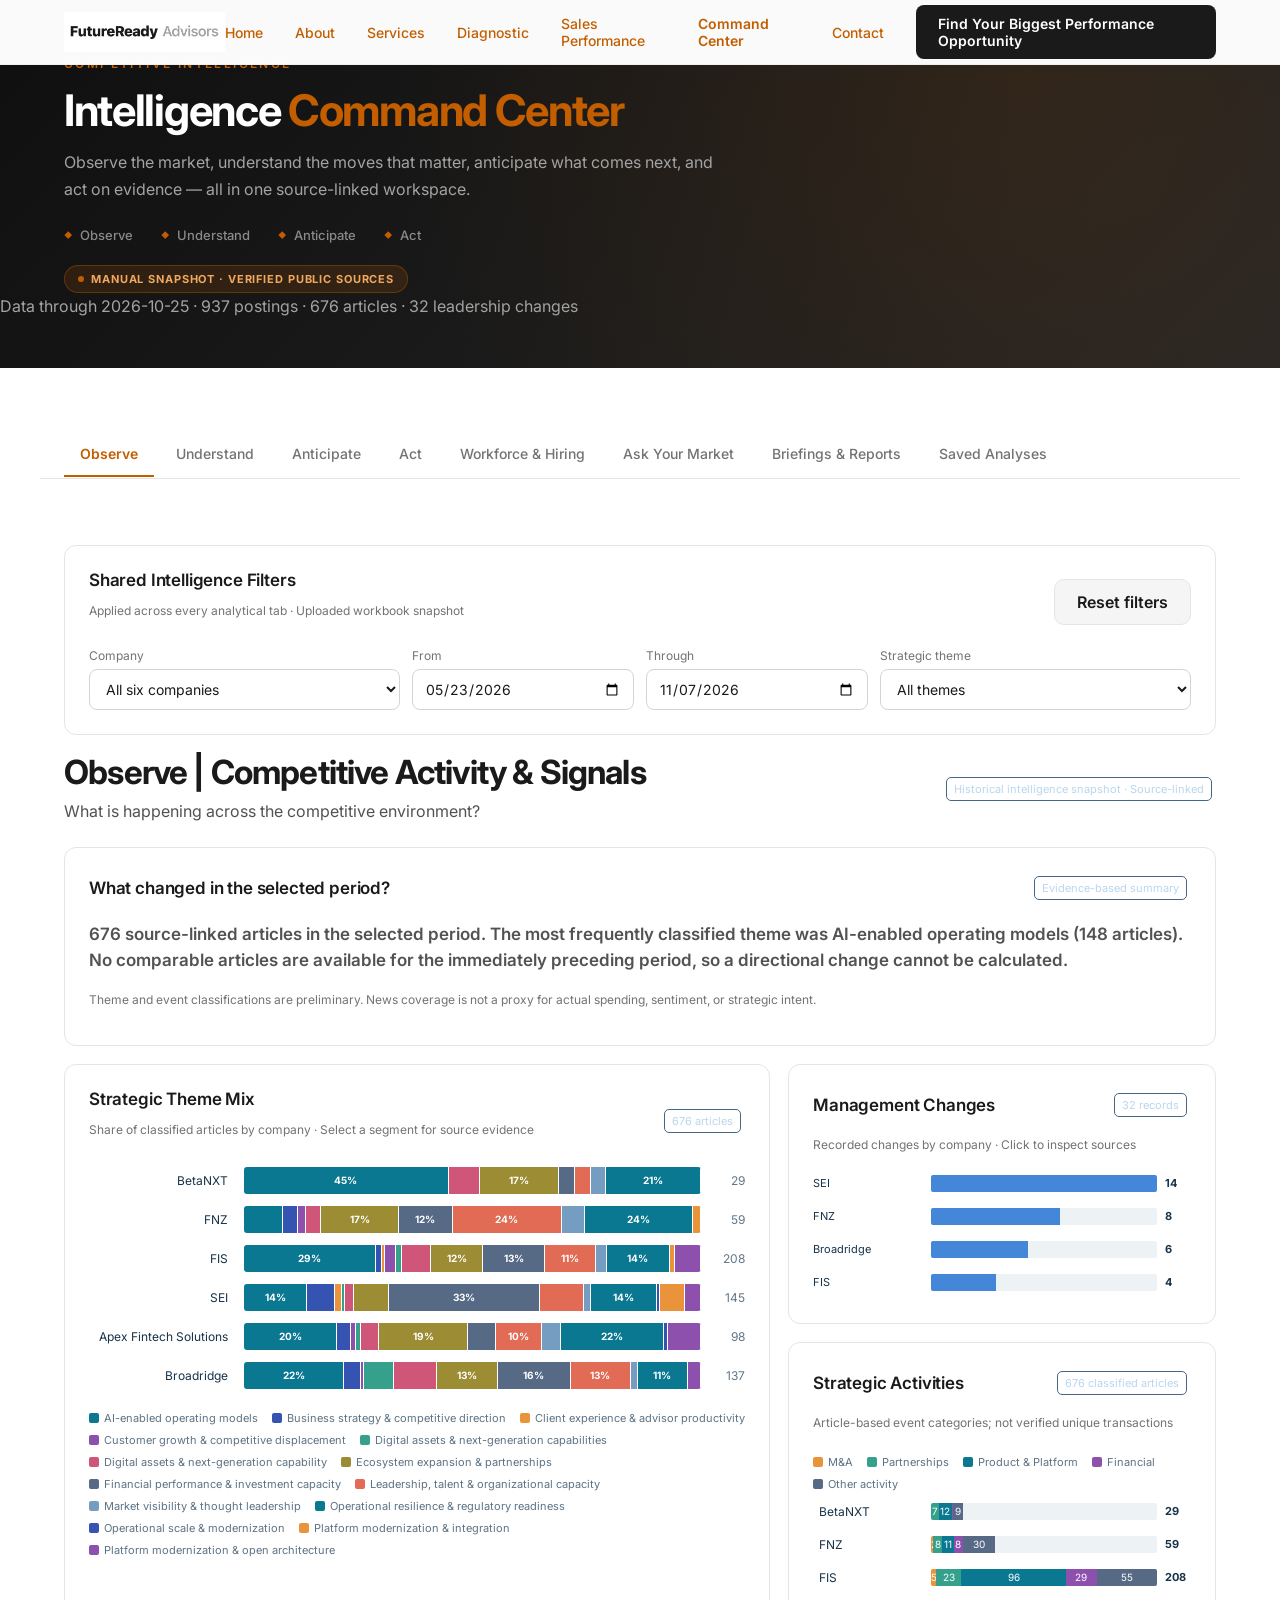
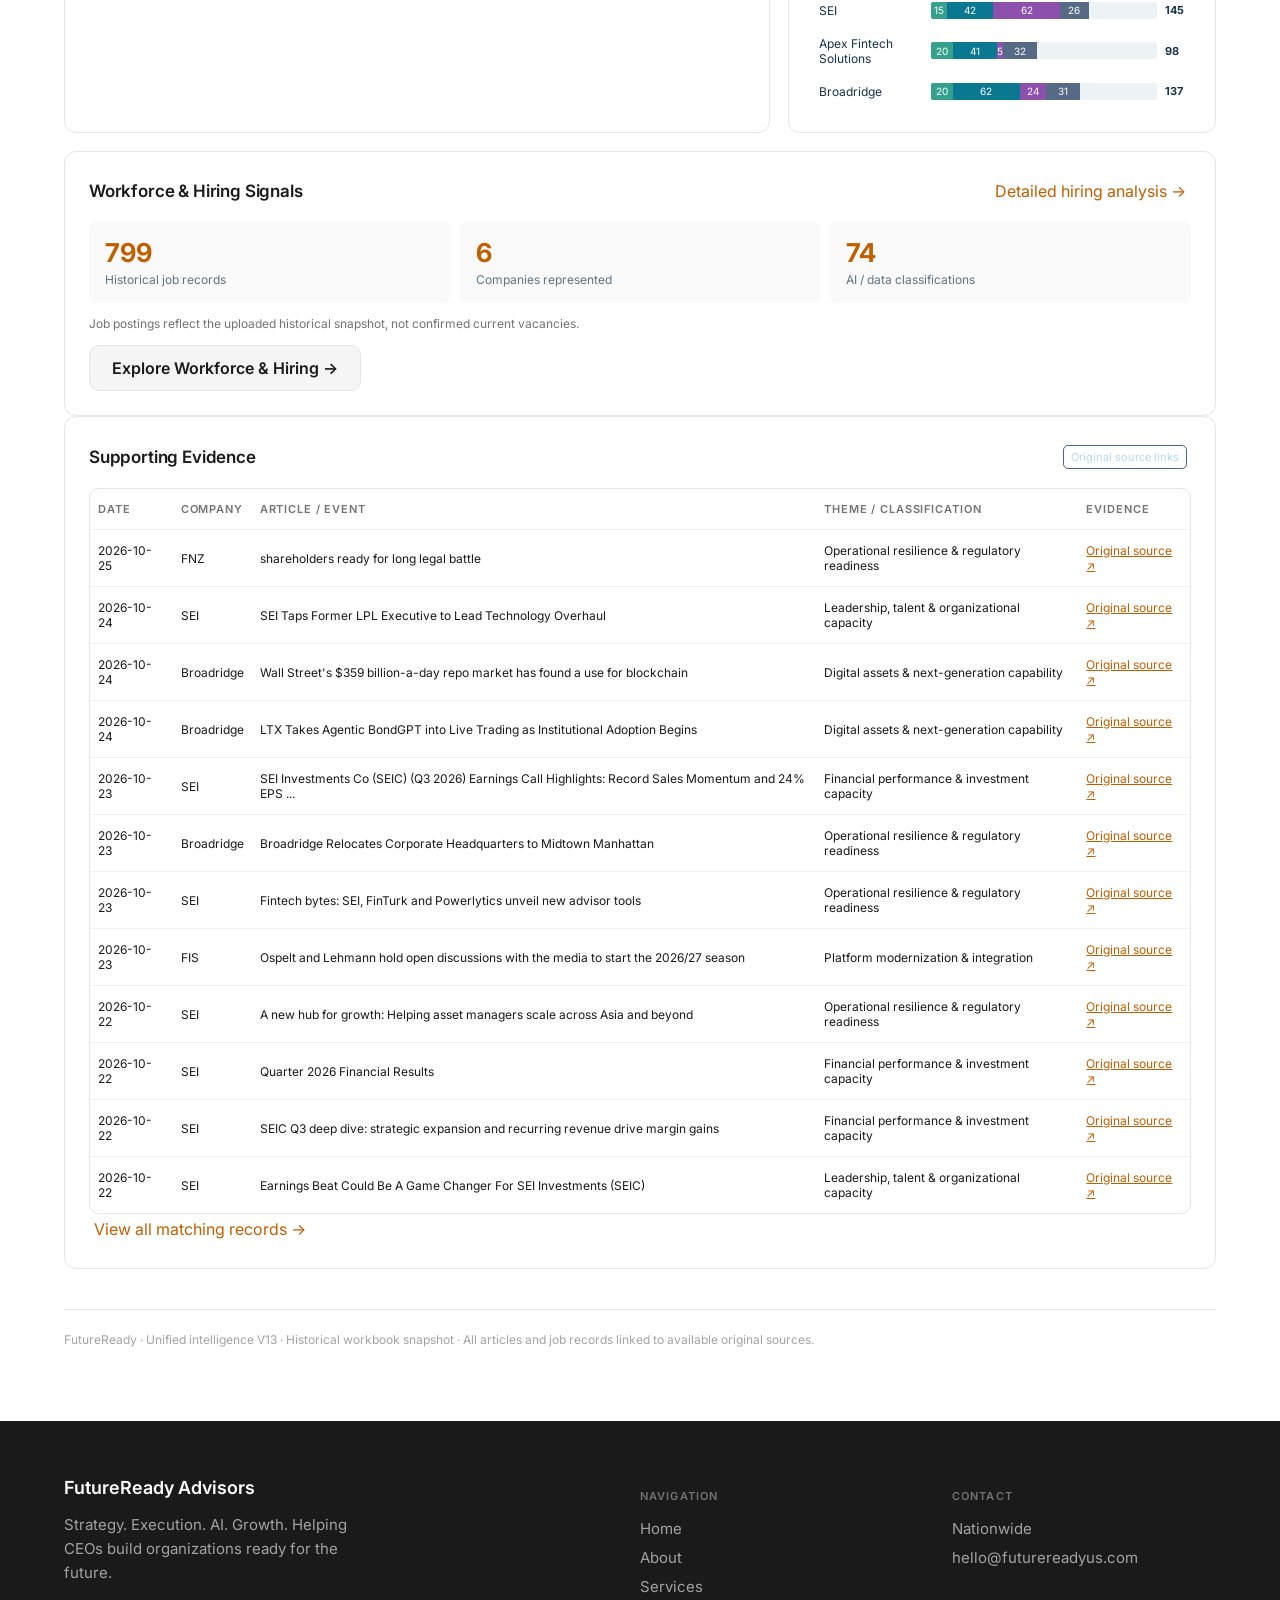
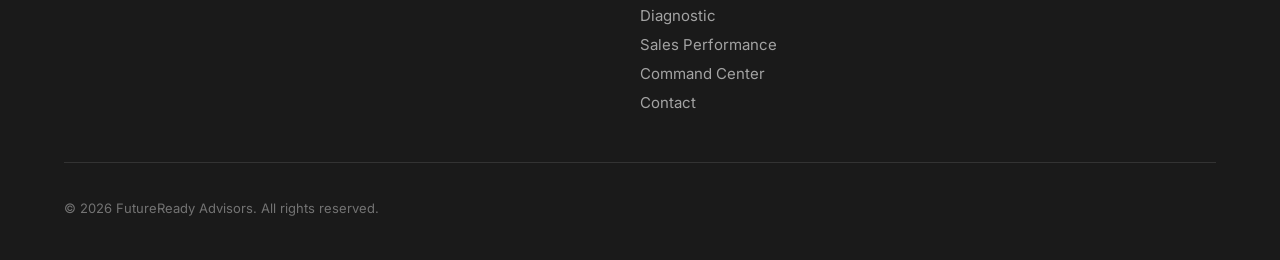
<file: command-center/index.html>
<!doctype html>
<html lang="en">
<head>
<meta charset="utf-8">
<meta name="viewport" content="width=device-width,initial-scale=1">
<title>Competitive Intelligence Command Center | FutureReady Advisors</title>
<meta name="description" content="FutureReady Advisors' competitive intelligence command center — observe market signals, understand competitors, anticipate scenarios, and act on sourced evidence.">
<meta name="robots" content="noindex, nofollow">
<link rel="icon" type="image/svg+xml" href="/favicon.svg">
<link rel="canonical" href="https://www.futurereadyus.com/command-center">
<meta property="og:title" content="Competitive Intelligence Command Center | FutureReady Advisors">
<meta property="og:description" content="Observe. Understand. Anticipate. Act. A source-linked competitive intelligence workspace.">
<meta property="og:type" content="website">
<meta property="og:url" content="https://www.futurereadyus.com/command-center">
<meta property="og:image" content="https://www.futurereadyus.com/og-card.png">
<meta property="og:site_name" content="FutureReady Advisors">
<link rel="preconnect" href="https://fonts.googleapis.com">
<link rel="preconnect" href="https://fonts.gstatic.com" crossorigin>
<link href="https://fonts.googleapis.com/css2?family=Inter:wght@400;500;600;700;800&display=swap" rel="stylesheet">
<style>
:root{font-family:Inter,ui-sans-serif,system-ui,-apple-system,Segoe UI,sans-serif;color:#eaf2ff;background:#071426}*{box-sizing:border-box}body{margin:0}button,input,select{font:inherit}button{cursor:pointer}a{color:#91c6ff}.app{display:flex;min-height:100vh}.sidebar{width:254px;flex:none;background:#08172b;border-right:1px solid #263b59;padding:23px 14px;display:flex;flex-direction:column;gap:25px}.logo{font-size:19px;font-weight:850;letter-spacing:1px;line-height:1.1;display:flex;align-items:center;gap:11px;padding:5px}.mark{font-size:36px;color:#55aaff;transform:skew(-16deg)}.subbrand{color:#b6c8dd;font-size:12px;padding:0 5px;line-height:1.5}.nav{display:grid;gap:7px}.nav button{border:0;background:transparent;color:#c3d4e9;text-align:left;padding:12px 13px;border-radius:9px}.nav button.active,.nav button:hover{background:#173969;color:#fff}.nav button span{display:inline-block;width:26px;color:#91c6ff}.sidefoot{margin-top:auto;background:#142941;padding:16px;border:1px solid #345173;border-radius:12px;font-size:12px;line-height:1.5}.sidefoot b{font-size:14px}.main{flex:1;min-width:0}.topbar{display:flex;justify-content:space-between;align-items:center;border-bottom:1px solid #263b59;padding:14px 26px;background:#0b1b30}.select,select,input{background:#172b45;color:#fff;border:1px solid #3b5776;border-radius:8px;padding:10px}.content{padding:26px 30px;max-width:1600px;margin:auto}h1{font-size:30px;margin:0 0 6px}h2{font-size:18px;margin:0}p{color:#aebfd3;line-height:1.55}.muted{color:#a6bad2}.small{font-size:12px}.demo{color:#ffda91;background:#493820;padding:7px 12px;border-radius:99px;font-size:11px;font-weight:700}.head{display:flex;align-items:center;justify-content:space-between;gap:12px;margin-bottom:23px}.cards{display:grid;grid-template-columns:repeat(4,minmax(0,1fr));gap:14px;margin-bottom:18px}.card,.panel{background:linear-gradient(135deg,#162b46,#101e33);border:1px solid #354d6b;border-radius:12px}.card{padding:20px}.metric{font-size:29px;font-weight:800;margin:7px 0}.metriclabel{font-size:13px}.up{color:#61e7aa;font-size:12px}.two{display:grid;grid-template-columns:1.08fr 1fr;gap:17px;margin-bottom:17px}.panel{padding:20px;min-width:0}.panelheader{display:flex;justify-content:space-between;align-items:center;margin-bottom:15px;gap:10px}.linkbtn{background:transparent;border:0;color:#81c9ff;padding:5px}.signal{display:grid;grid-template-columns:95px 1fr 65px;gap:10px;border-top:1px solid #30445f;padding:13px 0;align-items:center;font-size:12px}.signal b{font-size:13px}.pill{display:inline-block;font-size:10px;border-radius:99px;background:#244d83;padding:4px 9px;margin-top:6px;margin-right:6px}.pill.high{background:#6c343e;color:#ffd1d5}.pill.medium{background:#695427;color:#ffe4a2}.pill.low{background:#244c43;color:#b8f2da}.rowbtn{cursor:pointer}.rowbtn:hover{background:#1b3657}.tablewrap{overflow:auto}table{width:100%;border-collapse:collapse;text-align:left;font-size:12px}th{font-weight:600;color:#b8cde5}td,th{padding:13px 8px;border-bottom:1px solid #30445f}td strong{white-space:nowrap}.positive{color:#7ce8b0}.negative{color:#ff9ca5}.takeaway{border-top:1px solid #30445f;padding:13px 0;font-size:13px;line-height:1.5}.num{display:inline-grid;place-items:center;background:#295d8b;width:27px;height:27px;border-radius:50%;margin-right:9px}.action{border:1px solid #3a526e;border-radius:8px;padding:13px;margin:8px 0;display:flex;align-items:center;justify-content:space-between;gap:8px;font-size:13px}.action b{display:block}.btn{background:#83c7ff;color:#071526;border:0;padding:11px 16px;border-radius:8px;font-weight:750}.btn.secondary{background:#223c5d;color:#dceeff;border:1px solid #4c6d93}.toolbar{display:flex;gap:9px;flex-wrap:wrap;margin:17px 0}.toolbar input{min-width:200px;flex:1}.grid3{display:grid;grid-template-columns:repeat(3,1fr);gap:14px}.profile{padding:20px}.profile h3{margin:0 0 7px}.profile p{font-size:13px}.label{font-size:11px;text-transform:uppercase;letter-spacing:.07em;color:#9cb8d6}.detail{background:#10243d;border:1px solid #3c5d81;padding:18px;border-radius:10px;margin-top:15px}.question{width:100%;margin-bottom:12px}.chat{display:grid;gap:12px;max-width:850px}.bubble{background:#172d49;border:1px solid #395879;padding:17px;border-radius:11px;line-height:1.6}.notice{background:#3d321e;color:#ffdc96;border:1px solid #7b6335;padding:12px;border-radius:9px;font-size:12px;margin-bottom:18px}.footer{font-size:11px;color:#8ea4be;margin-top:28px}.empty{padding:25px;color:#aabdd3}.hidden{display:none}.progress{height:8px;border-radius:99px;background:#30415b;overflow:hidden;min-width:75px}.fill{height:100%;background:#ed8a90}.fill.green{background:#69d9a6}.modalback{position:fixed;inset:0;background:#000a;display:grid;place-items:center;padding:20px;z-index:5}.modal{width:min(600px,100%);background:#10243d;border:1px solid #4b6b8e;border-radius:13px;padding:25px;max-height:85vh;overflow:auto}.close{float:right;background:none;border:0;color:#fff;font-size:24px}.check{color:#83d8ac}.stack{display:grid;gap:14px}.stack label{display:grid;gap:6px;font-size:13px}.stack input{width:100%}@media(max-width:1100px){.cards{grid-template-columns:repeat(2,1fr)}.two{grid-template-columns:1fr}.grid3{grid-template-columns:repeat(2,1fr)}}@media(max-width:700px){.app{display:block}.sidebar{width:auto;padding:12px}.nav{display:flex;overflow:auto}.nav button{white-space:nowrap}.sidefoot,.subbrand{display:none}.topbar{padding:10px}.content{padding:18px}.cards,.grid3{grid-template-columns:1fr}.head{align-items:flex-start;flex-direction:column}.signal{grid-template-columns:70px 1fr 40px}}
 .source{color:#8fcaff;text-decoration:underline}.evidence{font-size:11px;color:#a9c5df;margin-top:7px}.tag{display:inline-block;border:1px solid #466688;border-radius:5px;padding:4px 7px;color:#b8d6ef;font-size:11px;margin:4px 4px 4px 0}.card .metric{font-size:26px}.notice.info{background:#142c43;color:#c7e3ff;border-color:#345f84}.theme-controls{display:flex;align-items:center;gap:10px;flex-wrap:wrap}.theme-controls select{padding:7px 10px}.theme-legend{display:flex;flex-wrap:wrap;gap:8px 15px;margin:12px 0}.legend-item{font-size:12px;color:#c5d7eb;display:flex;gap:7px;align-items:center}.legend-dot{width:10px;height:10px;border-radius:3px;display:inline-block}.theme-chart{overflow-x:auto}.theme-row{display:grid;grid-template-columns:85px minmax(220px,1fr) 45px;align-items:center;gap:12px;margin:15px 0}.theme-bar{height:30px;display:flex;overflow:hidden;border-radius:6px;background:#263d57}.theme-segment{height:100%;border:0;border-right:1px solid #101f32;min-width:0;cursor:pointer}.theme-segment:hover{filter:brightness(1.3);outline:2px solid #fff;outline-offset:-2px}.theme-segment:focus-visible{outline:2px solid white;outline-offset:-2px}.theme-note{font-size:12px;color:#a8bed6;line-height:1.6;margin-top:14px}.intelligence-charts{display:grid;grid-template-columns:minmax(0,1fr) minmax(0,1fr);gap:17px;margin-bottom:18px}.intelligence-charts .panel{margin-bottom:0!important}.intelligence-charts .panelheader{align-items:flex-start}.intelligence-charts .theme-row{grid-template-columns:65px minmax(100px,1fr) 30px;gap:7px}.intelligence-charts .theme-bar{height:26px}.intelligence-charts .theme-note{font-size:11px}.management-key{display:flex;flex-wrap:wrap;gap:7px 12px;margin:12px 0}.management-key span{font-size:11px;color:#c5d7eb}.management-key i{display:inline-block;width:9px;height:9px;border-radius:2px;margin-right:5px}.management-rows{margin:17px 0}.management-row{display:grid;grid-template-columns:65px minmax(100px,1fr) 30px;gap:7px;align-items:center;margin:15px 0}.management-bar{display:flex;height:26px;border-radius:5px;overflow:hidden;background:#263d57}.management-bar button{border:0;border-right:1px solid #12243a;cursor:pointer}.management-bar button:hover{filter:brightness(1.25)}.management-note{font-size:11px;color:#a8bed6;line-height:1.6;margin-top:12px}@media(max-width:1100px){.intelligence-charts{grid-template-columns:1fr}} 
.jobs-grid{display:grid;grid-template-columns:repeat(3,minmax(0,1fr));gap:16px;margin:18px 0}.job-chart-row{display:grid;grid-template-columns:120px 1fr 26px;align-items:center;gap:9px;margin:10px 0;font-size:12px}.job-track{height:15px;background:#253e5b;border-radius:4px;overflow:hidden}.job-fill{height:100%;background:#5aaef4}.job-source{font-size:12px;white-space:nowrap}.job-table td{vertical-align:top}.job-table .tag{margin:2px}.job-filter{min-width:165px}.job-table a{white-space:nowrap}@media(max-width:1100px){.jobs-grid{grid-template-columns:1fr}}

.foresight-preview{margin:18px 0}.preview-grid{display:grid;grid-template-columns:1fr 1fr;gap:12px}.preview-hyp,.hyp-card{color:inherit;text-align:left;border:1px solid #304b6a;background:#10243b;border-radius:11px;padding:16px;display:flex;flex-direction:column;gap:10px;width:100%;cursor:pointer}.preview-hyp:hover,.hyp-card:hover,.hyp-card.chosen{border-color:#63b5f2;background:#173653}.preview-hyp strong,.hyp-card strong{font-size:15px;line-height:1.4}.eyebrow{font-size:11px;letter-spacing:.6px;color:#83c8ff;font-weight:700;text-transform:uppercase}.hyp-layout{display:grid;grid-template-columns:minmax(245px,.8fr) minmax(0,2fr);gap:16px}.hyp-list{display:flex;flex-direction:column;gap:12px}.hyp-detail{background:#0e223a;border:1px solid #304b6a;border-radius:12px;padding:23px}.hyp-detail h2{font-size:21px;line-height:1.35;margin:13px 0}.hyp-detail h3{margin:24px 0 12px}.hyp-detail p{line-height:1.55}.hyp-status{display:flex;flex-wrap:wrap;gap:7px}.hyp-info{display:grid;grid-template-columns:1fr 1fr;gap:12px;margin-top:20px}.hyp-info>div{padding:14px;border-radius:9px;background:#152f4c}.hyp-info p{margin:8px 0 0;font-size:13px}.hyp-evidence{padding:14px 0;border-top:1px solid #304b6a;display:flex;justify-content:space-between;align-items:start;gap:15px}.hyp-evidence .source{white-space:nowrap}.hyp-next{font-size:12px;color:#86caff;font-weight:700}@media(max-width:850px){.hyp-layout,.hyp-info,.preview-grid{grid-template-columns:1fr}.hyp-evidence{flex-direction:column}}

.competitor-switch{display:flex;align-items:center;gap:12px;flex-wrap:wrap;padding:13px 17px;background:#10243d;border:1px solid #2a4664;border-radius:12px;margin-bottom:17px}.competitor-switch label{font-weight:700;font-size:13px}.competitor-switch select{background:#193756;color:#fff;border:1px solid #477399;border-radius:8px;padding:8px 14px;font-size:14px}

.landscape-filters{display:flex;gap:12px;flex-wrap:wrap;align-items:end;margin-bottom:18px}.landscape-filters label{display:grid;gap:6px;font-size:12px;color:#bdd0e8}.landscape-filters select,.landscape-filters input{min-width:145px}.landscape-layout{display:grid;grid-template-columns:1.15fr 1fr;gap:16px}.landscape-row{display:grid;grid-template-columns:75px minmax(0,1fr) 48px;align-items:center;gap:10px;margin:17px 0}.landscape-track{display:flex;height:33px;border-radius:6px;overflow:hidden;background:#253b56}.landscape-track button{border:0;border-right:1px solid #10243a;min-width:0;color:#071426;font-size:11px;font-weight:800;padding:0;cursor:pointer}.landscape-track button:hover,.landscape-track button:focus-visible{filter:brightness(1.25);outline:2px solid white;outline-offset:-2px}.landscape-legend{display:flex;flex-wrap:wrap;gap:9px 15px;margin:15px 0}.landscape-legend span{font-size:11px;color:#c9d8ea}.landscape-legend i{display:inline-block;width:10px;height:10px;border-radius:2px;margin-right:5px}.landscape-change{display:grid;grid-template-columns:minmax(100px,1fr) 90px 52px;align-items:center;gap:10px;margin:10px 0;font-size:12px}.landscape-change-track{height:15px;position:relative;background:linear-gradient(to right,#213c5c 49.5%,#6382a6 49.5%,#6382a6 50.5%,#213c5c 50.5%);border-radius:3px;overflow:hidden}.landscape-change-track button{position:absolute;height:100%;border:0;cursor:pointer}.landscape-table td{padding:9px 6px}.landscape-table button{background:none;border:0;color:#95d1ff;text-align:left;padding:0}.landscape-empty{padding:20px;color:#b4c9df;border:1px dashed #466080;border-radius:9px}@media(max-width:1050px){.landscape-layout{grid-template-columns:1fr}}@media(max-width:650px){.landscape-row{grid-template-columns:60px minmax(0,1fr) 35px}.landscape-filters label{width:100%}.landscape-filters select,.landscape-filters input{width:100%}}

.job-v12-layout{display:grid;grid-template-columns:repeat(3,minmax(0,1fr));gap:16px}.job-chart-list{max-height:320px;overflow:auto}.job-v12-row{display:grid;grid-template-columns:minmax(80px,1.2fr) minmax(40px,1fr) 30px;align-items:center;gap:9px;width:100%;padding:8px 0;background:none;border:0;color:#dceafa;text-align:left;font-size:12px}.job-v12-row:hover{background:#223957}.job-v12-track{height:12px;background:#1d344c;border-radius:3px;overflow:hidden}.job-v12-track i{display:block;height:100%}.job-v12-matrix th{font-size:11px;min-width:90px}.job-v12-legend{display:flex;gap:12px;flex-wrap:wrap;margin:12px 0 20px}.job-v12-legend span{display:flex;align-items:center;gap:5px;font-size:11px}.job-v12-legend i{width:10px;height:10px;display:inline-block}.job-v12-senior{display:grid;grid-template-columns:180px 1fr 35px;gap:10px;align-items:center;margin:9px 0;font-size:12px}.job-v12-stack{display:flex;height:25px;border-radius:4px;overflow:hidden;background:#223957}.job-v12-stack button{border:0;border-right:1px solid #102037;min-width:0}.job-v12-stack button:hover{filter:brightness(1.3)}@media(max-width:1100px){.job-v12-layout{grid-template-columns:1fr}.job-v12-senior{grid-template-columns:110px 1fr 25px}}
</style>
<style>
.ci-controls{margin:0 0 18px}.ci-filter-grid{display:grid;grid-template-columns:1.4fr 1fr 1fr 1.4fr;gap:12px}.ci-filter-grid label{font-size:12px;color:#b7c9e0;display:grid;gap:6px}.ci-filter-grid input,.ci-filter-grid select{width:100%;min-width:0}
.ci-theme-legend{display:flex;flex-wrap:wrap;gap:9px;margin:15px 0}.ci-theme-legend span{font-size:11px;color:#b7c9e0;display:flex;gap:5px;align-items:center}.ci-theme-legend i{width:10px;height:10px;border-radius:2px;display:inline-block}
.ci-theme-row{display:grid;grid-template-columns:110px minmax(0,1fr) 35px;gap:10px;align-items:center;margin:14px 0;font-size:12px}.ci-theme-track{display:flex;height:25px;border-radius:4px;overflow:hidden;background:#233954}.ci-theme-track button{border:0;border-right:1px solid #071426;padding:0;cursor:pointer}.ci-theme-track button:hover{filter:brightness(1.25)}.ci-countrow{width:100%;display:flex;justify-content:space-between;align-items:center;background:transparent;color:inherit;border:0;border-bottom:1px solid #30445c;padding:12px 4px;text-align:left;cursor:pointer}.ci-countrow:hover{background:#18304c}.ci-profile-grid{display:grid;grid-template-columns:repeat(2,minmax(0,1fr));gap:14px}.ci-profile-grid .cards{grid-template-columns:repeat(3,minmax(0,1fr))}.ci-profile-grid .metric{font-size:24px}
@media(max-width:850px){.ci-filter-grid{grid-template-columns:repeat(2,minmax(0,1fr))}.ci-profile-grid{grid-template-columns:1fr}}@media(max-width:550px){.ci-filter-grid{grid-template-columns:1fr}.ci-theme-row{grid-template-columns:75px minmax(0,1fr) 25px}}
</style>

<style id="futureready-theme">
/* FutureReady-inspired provisional palette; edit these tokens to match approved brand guide. */
:root {
 --fr-ink:#14283A;--fr-navy:#17334A;--fr-teal:#008B91;--fr-teal-deep:#006D73;
 --fr-orange:#ED8B42;--fr-paper:#F5F8FA;--fr-card:#FFFFFF;--fr-border:#D8E3EA;
 --fr-muted:#5E7384;--fr-light:#E8F4F4;
 color:var(--fr-ink);background:var(--fr-paper);
}
body{background:var(--fr-paper);color:var(--fr-ink)}
.sidebar{background:var(--fr-navy);border-right-color:#315266}
.logo,.sidebar .nav button.active,.sidebar .nav button:hover{color:white}
.mark,.nav button span{color:#67D4D2}
.subbrand,.sidebar .nav button{color:#D4E5E9}
.nav button.active,.nav button:hover{background:#006F76}
.sidefoot{background:#22435A;border-color:#3D6276;color:#ECF7F8}
.main,.content{background:var(--fr-paper)}
.topbar{background:#fff;border-bottom:1px solid var(--fr-border);box-shadow:0 2px 8px #14283A09}
.card,.panel{background:#fff;border:1px solid var(--fr-border);box-shadow:0 3px 14px #14283A08;color:var(--fr-ink)}
p,.muted,.small.muted,.label,.footer,.empty{color:var(--fr-muted)}
h1,h2,h3,th,.metric,.card,.panel{color:var(--fr-ink)}
a,.linkbtn{color:var(--fr-teal-deep)}
.select,select,input{background:#fff;color:var(--fr-ink);border:1px solid #BACDD6}
select option{color:var(--fr-ink);background:white}
.btn{background:var(--fr-teal);color:#fff}
.btn:hover{background:var(--fr-teal-deep)}
.btn.secondary{background:#E9F4F4;color:var(--fr-teal-deep);border:1px solid #B8D8D8}
.signal,.takeaway,td,th,.ci-countrow{border-bottom-color:var(--fr-border);border-top-color:var(--fr-border)}
.rowbtn:hover,.ci-countrow:hover{background:#EAF6F6}
.pill{background:#DDF0F1;color:#125B60}
.pill.high{background:#FCE5DF;color:#9A3936}
.pill.medium{background:#FFF0D9;color:#92570D}
.pill.low{background:#D9F2E8;color:#16694D}
.detail,.bubble,.action,.modal{background:#fff;color:var(--fr-ink);border-color:var(--fr-border)}
.modalback{background:#1024389c}
.close{color:var(--fr-ink)}
.notice{background:#FFF4E8;color:#81521B;border:1px solid #F2D8B6}
.notice.info{background:#E8F4F4;color:#176269;border-color:#C0E1E1}
.demo{background:#FFF0D9;color:#92570D}
.progress,.ci-theme-track{background:#DDE8EC}
.num{background:var(--fr-teal);color:#fff}
.up,.positive,.check{color:#087B64}
.negative{color:#B9474E}
.theme-note,.theme-legend .legend-item{color:var(--fr-muted)}
.theme-row .small{color:var(--fr-muted)}
.theme-bar{background:#E6EDF0}
.theme-segment{border-right-color:#fff}
.ci-theme-legend span{color:var(--fr-muted)}
.ci-theme-track button{border-right-color:#fff}
.ci-filter-grid label{color:var(--fr-muted)}
.footer{border-top:1px solid var(--fr-border);padding-top:16px}
</style>
<style id="observe-v16-style">
.observe-narrative{margin-bottom:18px;border-left:4px solid #0B7891}.observe-narrative>p:first-of-type{font-size:17px;line-height:1.55;font-weight:600}.observe-layout{display:grid;grid-template-columns:minmax(0,1.65fr) minmax(300px,1fr);gap:18px;margin-bottom:18px}.observe-side{display:grid;gap:18px;align-content:start}.observe-layout .panel{margin:0}.observe-primary{min-width:0}.observe-bar-row{display:grid;grid-template-columns:145px minmax(0,1fr) 34px;gap:10px;align-items:center;margin:12px 0}.observe-company,.observe-activity-row>button{background:none;border:0;text-align:right;color:#17334A;font-size:12px;cursor:pointer}.observe-company:hover,.observe-activity-row>button:hover{text-decoration:underline}.observe-bar-track{display:flex;height:27px;background:#E5EDF0;border-radius:3px;overflow:hidden}.observe-segment{border:0;border-right:1px solid #fff;min-width:0;color:white;font-size:10px;font-weight:700;cursor:pointer;padding:0}.observe-segment:hover,.observe-activity-track button:hover{filter:brightness(1.2)}.observe-total{font-size:12px;color:#627687;text-align:right}.observe-legend{display:flex;flex-wrap:wrap;gap:8px 14px;margin:22px 0 4px}.observe-legend span{font-size:11px;color:#5E7384;display:flex;align-items:center;gap:5px}.observe-legend i{width:10px;height:10px;display:inline-block;border-radius:2px}.observe-minirow{display:grid;grid-template-columns:110px minmax(0,1fr) 26px;gap:8px;align-items:center;width:100%;border:0;background:transparent;color:#17334A;padding:8px 0;text-align:left;font-size:11px;cursor:pointer}.observe-minirow>div{height:17px;background:#EDF3F5;border-radius:2px;overflow:hidden}.observe-minirow>div>i{display:block;background:#4486D8;height:100%}.observe-minirow>b{font-size:11px}.observe-activity-row>button{text-align:left}.observe-activity-track{display:flex;gap:0}.observe-activity-track button{height:100%;border:0;color:#fff;font-size:10px;cursor:pointer;padding:0}.observe-hiring{display:grid;grid-template-columns:repeat(3,1fr);gap:10px}.observe-hiring>div{background:#EAF5F5;border-radius:7px;padding:16px;display:grid;gap:4px}.observe-hiring b{font-size:26px;color:#0B7891}.observe-hiring span{font-size:12px;color:#5E7384}@media(max-width:1100px){.observe-layout{grid-template-columns:1fr}.observe-side{grid-template-columns:repeat(2,minmax(0,1fr))}}@media(max-width:680px){.observe-side{grid-template-columns:1fr}.observe-bar-row{grid-template-columns:100px minmax(0,1fr) 28px}.observe-hiring{grid-template-columns:1fr}}
</style><style id="understand-v17">
.understand-controls{display:flex;gap:12px;align-items:end;flex-wrap:wrap;margin:14px 0}.understand-controls label{display:grid;gap:5px;font-size:12px;color:#60768a}.understand-controls select{min-width:185px}.understand-controls button{margin-bottom:1px}
.understand-bars{padding:12px 0}.understand-axis{display:flex;justify-content:space-between;margin:0 85px 8px 225px;font-size:11px;color:#657d91}.understand-barline{display:grid;grid-template-columns:215px minmax(0,1fr) 83px;gap:10px;align-items:center;margin:8px 0}.understand-barline>button{border:0;background:none;text-align:right;font-size:12px;color:#18374b;cursor:pointer}.understand-track{position:relative;height:24px;background:#f1f5f8;border-radius:4px}.understand-zero{position:absolute;left:50%;height:100%;width:2px;background:#8b9ca8}.understand-move{position:absolute;top:3px;height:18px;border:0;border-radius:2px;cursor:pointer;min-width:2px}.understand-move.positive{background:#008b91}.understand-move.negative{background:#ed8b42}.understand-barline b{text-align:right;font-size:12px}.understand-na{font-size:10px;color:#8694a0;position:absolute;left:52%;top:5px}.up{color:#087969!important}.down{color:#ad5b27!important}.flat,.missing{color:#778b98!important}
.understand-matrix{font-size:12px}.understand-matrix th,.understand-matrix td{white-space:nowrap}.understand-cell{min-width:56px;padding:8px;border:0;border-radius:4px;cursor:pointer;font-weight:700;background:#f1f4f6}.understand-cell.up{background:#d9f2e9}.understand-cell.down{background:#ffead9}.understand-cell.missing{background:#f4f5f6}.understand-textlink{border:0;background:transparent;color:#007a83;text-align:left;cursor:pointer}
.understand-market{display:grid;gap:8px}.understand-marketrow{display:grid;grid-template-columns:1.25fr 150px 2fr 95px;gap:15px;align-items:center;border-bottom:1px solid #dce7ed;padding:13px 0}.understand-marketrow>div:first-child{display:grid;gap:5px}.understand-marketrow p{margin:5px 0}.understand-marketrow a{font-size:12px}.understand-status{border:1px solid #c6d8df;border-radius:12px;padding:5px 8px;font-size:11px;text-align:center}.understand-summary{display:grid;grid-template-columns:repeat(3,1fr);gap:12px;margin:16px 0}.understand-summary>div{display:grid;gap:6px;background:#f1f6f8;padding:16px;border-radius:8px}.understand-summary strong{font-size:24px}.understand-actions{display:flex;gap:10px;margin:14px 0;flex-wrap:wrap}
@media(max-width:900px){.understand-marketrow{grid-template-columns:1fr 120px}.understand-barline{grid-template-columns:140px minmax(0,1fr) 65px}.understand-axis{margin-left:150px;margin-right:70px}}@media(max-width:600px){.understand-marketrow{grid-template-columns:1fr}.understand-barline{grid-template-columns:95px minmax(0,1fr) 56px;gap:4px}.understand-axis{margin-left:99px;margin-right:60px}.understand-summary{grid-template-columns:1fr}}
</style><style id="anticipate-v18">
.ant-toolbar{display:flex;gap:15px;flex-wrap:wrap;margin:12px 0 18px}.ant-toolbar label{display:grid;gap:5px;font-size:12px;color:#526b7a}.ant-toolbar select{min-width:170px}.ant-hyp-grid{display:grid;grid-template-columns:repeat(2,minmax(0,1fr));gap:12px}.ant-hyp{background:#fff;border:1px solid #d7e5e9;border-radius:9px;padding:16px;text-align:left;display:grid;gap:9px;color:#18374b;cursor:pointer}.ant-hyp:hover,.ant-scenario:hover{border-color:#008b91}.ant-hyp strong{font-size:15px;line-height:1.45}.ant-hyp-link{color:#008b91;font-size:12px;font-weight:700}.ant-scenarios{display:grid;grid-template-columns:repeat(3,minmax(0,1fr));gap:12px}.ant-scenario{display:grid;gap:9px;text-align:left;border:1px solid #d6e4e9;border-radius:9px;background:#fff;padding:15px;cursor:pointer;color:#1c4054}.ant-scenario span{font-size:12px;color:#607687;line-height:1.5}.ant-scenario.selected{background:#e6f6f3;border:2px solid #008b91}.ant-scenario-detail{background:#f3f7f9;border-radius:9px;padding:20px;margin-top:15px}.ant-grid{display:grid;grid-template-columns:repeat(2,minmax(0,1fr));gap:13px;margin:15px 0}.ant-grid>div{line-height:1.5}.ant-block{background:#f3f7f9;padding:14px;border-radius:7px}.ant-block p{margin:7px 0}.ant-indicators{display:grid;grid-template-columns:repeat(3,minmax(0,1fr));gap:10px;margin:14px 0}.ant-indicator{border:1px solid #d8e4e9;background:white;border-radius:7px;padding:13px;display:grid;gap:8px;text-align:left;align-content:start;color:#234255}.ant-indicator strong{font-size:27px;color:#008b91}.ant-indicator small{color:#008b91}.ant-indicator button{justify-self:start}.ant-indicator:not(div){cursor:pointer}@media(max-width:750px){.ant-hyp-grid,.ant-grid{grid-template-columns:1fr}.ant-scenarios,.ant-indicators{grid-template-columns:1fr 1fr}}@media(max-width:500px){.ant-scenarios,.ant-indicators{grid-template-columns:1fr}}
</style><style id="act-v19">
.act-flow{display:flex;align-items:center;gap:8px;margin:18px 0;flex-wrap:wrap}.act-flow>div{flex:1;min-width:130px;background:#f2f6f8;border-radius:7px;padding:13px;display:grid;gap:4px}.act-flow>div.active{background:#dff3ef;border:1px solid #008b91}.act-flow span{font-size:12px;color:#687d8b}.act-toolbar{display:flex;gap:16px;margin:14px 0;flex-wrap:wrap}.act-toolbar label{display:grid;gap:5px;font-size:12px;color:#587080}.act-toolbar select{min-width:170px}.act-themes{display:grid;grid-template-columns:repeat(3,minmax(0,1fr));gap:10px}.act-themes button{display:grid;gap:7px;text-align:left;background:#fff;border:1px solid #d8e6eb;border-radius:8px;padding:13px;color:#1b3d50;cursor:pointer}.act-themes button.selected,.act-scenarios button.selected{border:2px solid #008b91;background:#e8f6f2}.act-themes button span,.act-themes button small{font-size:12px;color:#5d7787}.act-scenarios{display:grid;grid-template-columns:repeat(3,minmax(0,1fr));gap:10px}.act-scenarios button{display:grid;gap:9px;text-align:left;background:white;border:1px solid #d7e5e9;border-radius:8px;padding:14px;cursor:pointer;color:#234355}.act-scenarios button span{font-size:12px;color:#627c8a;line-height:1.5}.act-scenario-detail,.act-decision-check{background:#f3f7f9;border-radius:8px;padding:15px;margin:14px 0}.act-evidence{display:grid;grid-template-columns:repeat(4,minmax(0,1fr));gap:10px;margin:12px 0}.act-evidence>div{display:grid;gap:7px;background:#f0f6f8;border-radius:8px;padding:13px}.act-evidence strong{font-size:20px;color:#007e83}.act-evidence small{color:#657e8d}.act-option-grid{display:grid;grid-template-columns:repeat(2,minmax(0,1fr));gap:12px}.act-option{border:1px solid #dce7ec;border-radius:8px;padding:16px;display:flex;flex-direction:column;gap:8px}.act-option h3{margin:0}.act-option p{font-size:13px;margin:0;line-height:1.5}.act-option button{align-self:flex-start;margin-top:auto}.act-option-top{display:flex;align-items:center;justify-content:space-between}.act-table input,.act-table select,.act-table textarea{width:100%;min-width:110px;font-size:12px;padding:7px;border:1px solid #c9d8df;border-radius:4px}.act-table textarea{min-width:180px}.act-table th{white-space:nowrap}.act-table td{vertical-align:top}@media(max-width:900px){.act-themes,.act-scenarios{grid-template-columns:repeat(2,minmax(0,1fr))}.act-evidence{grid-template-columns:repeat(2,minmax(0,1fr))}}@media(max-width:600px){.act-themes,.act-scenarios,.act-evidence,.act-option-grid{grid-template-columns:1fr}.act-flow>div{min-width:40%}}
</style>
<style id="fr-brand">
/* =====================================================================
   FutureReady site integration layer (2026-11-11)
   Aligns the command center with futurereadyus.com:
   Inter, #c25e00 accent, light surfaces, 1200px container, fixed nav.
   ===================================================================== */
:root{
  --fr-orange:#c25e00; --fr-orange-dark:#a34e00; --fr-ink:#1a1a1a;
  --fr-muted:#737373; --fr-sub:#525252; --fr-line:#e5e5e5; --fr-faint:#fafafa;
}
html,body{height:auto!important;background:#fff!important;color:var(--fr-ink)!important;
  font-family:'Inter',-apple-system,BlinkMacSystemFont,'Segoe UI',Roboto,sans-serif!important}

/* ---- site chrome ---- */
.fr-nav{position:fixed;top:0;left:0;right:0;z-index:1000;background:rgba(255,255,255,.98);
  backdrop-filter:blur(12px);border-bottom:1px solid #f0f0f0}
.fr-nav .fr-inner{max-width:1200px;margin:0 auto;padding:0 24px;display:flex;align-items:center;
  justify-content:space-between;height:64px}
.fr-nav .fr-logo img{height:40px;width:auto;display:block}
.fr-nav .fr-links{display:flex;align-items:center;gap:32px}
.fr-nav .fr-links a{font-size:.875rem;font-weight:500;color:#737373;text-decoration:none;transition:color .3s}
.fr-nav .fr-links a:hover{color:#1a1a1a}
.fr-nav .fr-links a.fr-active{color:#c25e00;font-weight:600}
.fr-nav .fr-cta{display:inline-block;padding:10px 22px;background:#1a1a1a;color:#fff!important;
  border-radius:8px;font-weight:600!important;text-decoration:none}
.fr-nav .fr-cta:hover{background:#c25e00!important}
.fr-toggle{display:none;background:none;border:none;cursor:pointer;padding:8px;z-index:60}
.fr-toggle span{display:block;width:24px;height:2px;background:#1a1a1a;margin:5px 0;
  transition:all .3s;border-radius:2px}

/* ---- page shell: drop the dark app sidebar chrome ---- */
.app{display:block!important;min-height:0!important;background:#fff!important}
.sidebar{display:none!important}
.main{background:#fff!important;padding-top:64px;min-height:100vh}
.topbar{display:none!important}

/* ---- hero band ---- */
.fr-hero{background:linear-gradient(135deg,#0f0f0f 0%,#1a1a1a 50%,#252525 100%);
  color:#fff;position:relative;overflow:hidden;padding:56px 0 48px;margin-bottom:0}
.fr-hero::before{content:'';position:absolute;inset:0;
  background:radial-gradient(circle at 80% 20%,rgba(194,94,0,.12) 0%,transparent 60%);pointer-events:none}
.fr-hero .fr-inner{max-width:1200px;margin:0 auto;padding:0 24px;position:relative}
.fr-hero .fr-eyebrow{font-size:.75rem;font-weight:600;letter-spacing:.2em;text-transform:uppercase;
  color:#c25e00;margin-bottom:16px}
.fr-hero h1{font-size:clamp(1.9rem,3.4vw,2.9rem);font-weight:700;line-height:1.1;
  letter-spacing:-.03em;margin:0 0 14px;max-width:780px;color:#fff}
.fr-hero h1 .accent{color:#c25e00}
.fr-hero p{font-size:1rem;color:#a3a3a3;line-height:1.7;max-width:660px;margin:0}
.fr-hero .fr-tags{display:flex;gap:28px;margin-top:24px;flex-wrap:wrap}
.fr-hero .fr-tag{font-size:.8125rem;color:#8a8a8a;font-weight:500;display:flex;
  align-items:center;gap:8px}
.fr-hero .fr-tag::before{content:'◆';color:#c25e00;font-size:.5rem}
.fr-badge{display:inline-flex;align-items:center;gap:7px;background:rgba(194,94,0,.16);
  color:#f0a860;border:1px solid rgba(194,94,0,.35);padding:6px 13px;border-radius:9999px;
  font-size:.6875rem;font-weight:700;letter-spacing:.08em;text-transform:uppercase;margin-top:22px}
.fr-badge::before{content:'';width:6px;height:6px;border-radius:50%;background:#c25e00}

/* ---- content container ---- */
.content{max-width:1200px!important;margin:0 auto!important;padding:40px 24px 72px!important;
  background:#fff!important}

/* ---- in-page tab bar (replaces the sidebar nav) ---- */
.fr-tabs{display:flex;gap:6px;overflow-x:auto;padding:0 0 2px;margin:0 auto 26px;
  max-width:1200px;border-bottom:1px solid #e5e5e5;scrollbar-width:thin;
  position:sticky;top:64px;background:#fff;z-index:100}
.main>.fr-tabs{padding-left:24px;padding-right:24px}
@media(max-width:768px){.fr-tabs{top:64px}.main>.fr-tabs{padding-left:18px;padding-right:18px}}
.fr-tabs::-webkit-scrollbar{height:5px}
.fr-tabs::-webkit-scrollbar-thumb{background:#d4d4d4;border-radius:3px}
.fr-tabs button{flex:none;background:none;border:none;padding:13px 16px;font-family:inherit;
  font-size:.875rem;font-weight:500;color:#737373;cursor:pointer;white-space:nowrap;
  border-bottom:2px solid transparent;margin-bottom:-1px;transition:all .2s}
.fr-tabs button:hover{color:#1a1a1a}
.fr-tabs button.active{color:#c25e00;font-weight:600;border-bottom-color:#c25e00}
.fr-tabs button span{display:none}

/* hide the sidebar glyph column inside the tab bar */
.fr-tabs button span{display:none!important}

/* ---- typography to match site ---- */
.content h1{font-size:clamp(1.65rem,2.6vw,2.15rem)!important;font-weight:700!important;
  letter-spacing:-.025em!important;line-height:1.15!important;margin:0 0 8px!important;
  color:#1a1a1a!important}
.content h2{font-size:1.0625rem!important;font-weight:600!important;margin:0!important;
  color:#1a1a1a!important;letter-spacing:-.01em}
.content h3{font-size:.9375rem!important;font-weight:600!important;color:#1a1a1a!important}
.content p,.content li{color:#525252}
.content .muted,.content .small.muted,.content .empty,.content .label{color:#737373!important}

/* ---- cards / panels: site's white + 1px border + 12px radius ---- */
.card,.panel{background:#fff!important;border:1px solid #e5e5e5!important;
  border-radius:12px!important;box-shadow:none!important;color:#1a1a1a!important}
.panel{padding:24px!important}
.card{padding:22px!important;transition:border-color .3s,box-shadow .3s,transform .3s}
.card:hover{border-color:#c25e00!important;box-shadow:0 4px 20px rgba(0,0,0,.06)!important}
.card .metric{font-size:1.75rem!important;font-weight:800!important;color:#1a1a1a!important;
  letter-spacing:-.02em}

/* ---- buttons ---- */
.btn{background:#c25e00!important;color:#fff!important;border:0!important;border-radius:10px!important;
  font-weight:600!important;padding:12px 22px!important;transition:all .3s!important;
  font-family:inherit!important}
.btn:hover{background:#a34e00!important;transform:translateY(-1px);
  box-shadow:0 4px 20px rgba(194,94,0,.3)}
.btn.secondary{background:#f5f5f5!important;color:#1a1a1a!important;border:1px solid #e5e5e5!important}
.btn.secondary:hover{background:#ededed!important;border-color:#c25e00!important;
  color:#c25e00!important;box-shadow:none}
.linkbtn{color:#c25e00!important}
a,.content a{color:#c25e00!important}

/* ---- pills / badges ---- */
.pill{background:#f5f5f5!important;color:#525252!important;font-weight:600}
.pill.high{background:#fde8e8!important;color:#9a3936!important}
.pill.medium{background:#fff4e5!important;color:#92570d!important}
.pill.low{background:#e8f5ef!important;color:#16694d!important}
.demo{display:none!important}
.notice{background:#fff8f0!important;color:#81521b!important;border:1px solid #f5dcc0!important}
.notice.info{background:#fafafa!important;color:#525252!important;border-color:#e5e5e5!important}

/* ---- tables ---- */
.tablewrap{border:1px solid #e5e5e5;border-radius:10px;overflow:auto}
table th{color:#737373!important;font-size:.6875rem!important;text-transform:uppercase;
  letter-spacing:.08em;font-weight:600}
table td,table th{border-bottom:1px solid #f0f0f0!important}
table tr:last-child td{border-bottom:none!important}
.rowbtn:hover,.ci-countrow:hover{background:#fafafa!important}

/* ---- forms ---- */
.select,select,input,textarea{background:#fff!important;color:#1a1a1a!important;
  border:1px solid #d4d4d4!important;border-radius:8px!important;font-family:inherit!important;
  padding:10px 12px!important;font-size:.875rem}
.select:focus,select:focus,input:focus,textarea:focus{outline:2px solid #f0d5b8;
  outline-offset:0;border-color:#c25e00!important}

/* ---- signal rows / accents ---- */
.signal,.takeaway,td,th{border-bottom-color:#f0f0f0!important;border-top-color:#f0f0f0!important}
.signal:hover{background:#fafafa}
.num{background:#c25e00!important;color:#fff!important}
.up,.positive,.check{color:#0a7d4f!important}
.negative{color:#b9474e!important}
.footer{border-top:1px solid #e5e5e5!important;padding-top:20px;margin-top:40px;
  color:#a3a3a3!important;font-size:.75rem;line-height:1.6}

/* ---- charts: orange-forward, light tracks ---- */
.theme-bar,.ci-theme-track,.management-bar,.job-track,.job-v12-track,.landscape-track,
.observe-bar-track,.understand-track,.job-v12-stack,.progress{background:#f0f0f0!important}
.theme-segment,.ci-theme-track button,.management-bar button,
.landscape-track button,.observe-segment,.job-v12-stack button{border-right-color:#fff!important}
.landscape-change-track{background:linear-gradient(to right,#ececec 49.5%,#a3a3a3 49.5%,
  #a3a3a3 50.5%,#ececec 50.5%)!important}

/* ---- competitor switch / detail surfaces ---- */
.competitor-switch{background:#fafafa!important;border:1px solid #e5e5e5!important;
  border-radius:12px!important}
.detail,.bubble,.action,.modal,.hyp-detail,.ant-scenario-detail,.act-scenario-detail,
.ant-block,.act-decision-check{background:#fafafa!important;border:1px solid #e5e5e5!important;
  color:#1a1a1a!important;border-radius:10px!important}
.modalback{background:rgba(15,15,15,.55)!important}
.close{color:#1a1a1a!important}
.hyp-card,.preview-hyp,.ant-hyp,.ant-scenario,.act-themes button,.act-scenarios button{
  background:#fff!important;border:1px solid #e5e5e5!important;color:#1a1a1a!important;
  border-radius:10px!important;transition:all .3s}
.hyp-card:hover,.preview-hyp:hover,.ant-hyp:hover,.ant-scenario:hover,
.act-themes button:hover,.act-scenarios button:hover{border-color:#c25e00!important;
  box-shadow:0 4px 16px rgba(0,0,0,.05)}
.act-themes button.selected,.act-scenarios button.selected,.hyp-card.chosen,
.ant-scenario.selected{border:2px solid #c25e00!important;background:#fff8f0!important}
.eyebrow,.act-hyp-link,.ant-hyp-link{color:#c25e00!important}
.observe-hiring>div,.understand-summary>div,.act-evidence>div,.act-flow>div{
  background:#fafafa!important}
.act-flow>div.active{background:#fff8f0!important;border-color:#c25e00!important}
.observe-hiring b,.ant-indicator strong,.act-evidence strong{color:#c25e00!important}

/* ---- site footer ---- */
.fr-footer{background:#1a1a1a;color:#fff;padding:56px 0 28px;margin-top:0}
.fr-footer .fr-inner{max-width:1200px;margin:0 auto;padding:0 24px}
.fr-footer .fr-grid{display:grid;grid-template-columns:2fr 1fr 1fr;gap:48px;margin-bottom:40px}
.fr-footer .fr-brand{font-size:1.125rem;font-weight:600;margin-bottom:14px;display:block}
.fr-footer .fr-desc{font-size:.9375rem;color:#a3a3a3;line-height:1.6;max-width:300px}
.fr-footer .fr-ttl{font-size:.6875rem;font-weight:600;text-transform:uppercase;color:#737373;
  margin-bottom:14px;letter-spacing:.1em}
.fr-footer ul{list-style:none;padding:0;margin:0}
.fr-footer li{margin-bottom:10px}
.fr-footer .fr-grid a{color:#a3a3a3!important;text-decoration:none;font-size:.9375rem;
  transition:color .3s}
.fr-footer .fr-grid a:hover{color:#fff!important}
.fr-footer .fr-bottom{padding-top:22px;border-top:1px solid #333;display:flex;
  justify-content:space-between;align-items:center;flex-wrap:wrap;gap:10px}
.fr-footer .fr-copy{font-size:.8125rem;color:#737373}


/* ---- real site footer classes (copied from futurereadyus.com) ---- */
footer{background:#1a1a1a;color:#fff;padding:56px 0 28px}
footer .container{max-width:1200px;margin:0 auto;padding:0 24px}
footer .footer-grid{display:grid;grid-template-columns:2fr 1fr 1fr;gap:48px;margin-bottom:40px}
footer .footer-brand-text{font-size:1.125rem;font-weight:600;margin-bottom:14px;display:block}
footer .footer-desc{font-size:.9375rem;color:#a3a3a3;line-height:1.6;max-width:300px}
footer .footer-links-title{font-size:.6875rem;font-weight:600;text-transform:uppercase;
  color:#737373;margin-bottom:14px;letter-spacing:.1em}
footer .footer-links{list-style:none;padding:0;margin:0}
footer .footer-links li{margin-bottom:10px;color:#a3a3a3;font-size:.9375rem}
footer .footer-links a{color:#a3a3a3!important;text-decoration:none;font-size:.9375rem;
  transition:color .3s}
footer .footer-links a:hover{color:#fff!important}
footer .footer-bottom{padding-top:22px;border-top:1px solid #333;display:flex;
  justify-content:space-between;align-items:center;flex-wrap:wrap;gap:10px}
footer .footer-copy{font-size:.8125rem;color:#737373}
@media(max-width:900px){footer .footer-grid{grid-template-columns:1fr 1fr;gap:32px}}
@media(max-width:768px){footer .footer-grid{grid-template-columns:1fr;gap:28px}
  footer{padding:40px 0 24px}}

/* ---- responsive ---- */
@media(max-width:900px){
  .cards{grid-template-columns:repeat(2,minmax(0,1fr))!important}
  .fr-footer .fr-grid{grid-template-columns:1fr 1fr;gap:32px}
}
@media(max-width:768px){
  .fr-nav .fr-links{display:none;position:fixed;top:64px;left:0;right:0;background:#fff;
    flex-direction:column;align-items:flex-start;padding:20px 24px 28px;gap:18px;
    border-bottom:1px solid #f0f0f0;box-shadow:0 16px 32px rgba(0,0,0,.08);z-index:55}
  .fr-nav .fr-links.open{display:flex}
  .fr-nav .fr-links a{font-size:1rem;width:100%}
  .fr-nav .fr-cta{text-align:center}
  .fr-toggle{display:block}
  .fr-hero{padding:40px 0 36px}
  .content{padding:28px 18px 56px!important}
  .fr-footer .fr-grid{grid-template-columns:1fr;gap:28px}
  .cards{grid-template-columns:1fr!important}
  .fr-tabs button{padding:12px 13px;font-size:.8125rem}
}
@media(max-width:520px){
  .fr-hero .fr-tags{gap:14px}
  .panel{padding:18px!important}
}
</style></head><body><nav class="fr-nav"><div class="fr-inner">
<a href="/" class="fr-logo"><img src="/logo-v2.jpg" alt="FutureReady Advisors"></a>
<div class="fr-links" id="frLinks">
<a href="/">Home</a>
<a href="/about">About</a>
<a href="/services">Services</a>
<a href="/diagnostic">Diagnostic</a>
<a href="/sales-performance">Sales Performance</a>
<a href="/command-center" class="fr-active">Command Center</a>
<a href="/contact">Contact</a>
<a href="/contact" class="fr-cta">Find Your Biggest Performance Opportunity</a>
</div>
<button class="fr-toggle" id="frToggle" aria-label="Menu" aria-expanded="false"><span></span><span></span><span></span></button>
</div></nav><section class="fr-hero"><div class="fr-inner">
<div class="fr-eyebrow">Competitive Intelligence</div>
<h1>Intelligence <span class="accent">Command Center</span></h1>
<p>Observe the market, understand the moves that matter, anticipate what comes next, and act on evidence &mdash; all in one source-linked workspace.</p>
<div class="fr-tags"><span class="fr-tag">Observe</span><span class="fr-tag">Understand</span><span class="fr-tag">Anticipate</span><span class="fr-tag">Act</span></div>
<div class="fr-badge">Manual snapshot &middot; verified public sources</div>
</div></section><div class="app"><aside class="sidebar"><div><div class="logo"><span class="mark">▰▰</span><span>FutureReady <small style="font-weight:500">Advisors</small></span></div><div class="subbrand">Strategy · Execution · AI · Growth<br>Competitive Intelligence Command Center</div></div><nav class="nav" id="nav"></nav><div class="sidefoot"><b>Decision Intelligence</b><p>Connect market signals to strategic decisions and measurable outcomes.</p><button class="btn" onclick="go('briefings')">View latest brief →</button></div></aside><main class="main"><div class="topbar"><select aria-label="Demo organization"><option>FutureReady · Competitive Intelligence</option></select><span class="demo">VERIFIED PUBLIC SOURCES · MANUAL SNAPSHOT</span></div><div class="content" id="view"></div></main></div><div id="overlay"></div>
<footer><div class="container">
<div class="footer-grid">
<div><span class="footer-brand-text">FutureReady Advisors</span><p class="footer-desc">Strategy. Execution. AI. Growth. Helping CEOs build organizations ready for the future.</p></div>
<div><p class="footer-links-title">Navigation</p><ul class="footer-links"><li><a href="/">Home</a></li><li><a href="/about">About</a></li><li><a href="/services">Services</a></li><li><a href="/diagnostic">Diagnostic</a></li><li><a href="/sales-performance">Sales Performance</a></li><li><a href="/command-center">Command Center</a></li><li><a href="/contact">Contact</a></li></ul></div>
<div><p class="footer-links-title">Contact</p><ul class="footer-links"><li>Nationwide</li><li><a href="mailto:hello@futurereadyus.com">hello@futurereadyus.com</a></li></ul></div>
</div>
<div class="footer-bottom"><p class="footer-copy">&copy; 2026 FutureReady Advisors. All rights reserved.</p></div>
</div></footer>
<script>
(function(){var t=document.getElementById('frToggle'),l=document.getElementById('frLinks');
if(t&&l){t.addEventListener('click',function(){var o=l.classList.toggle('open');
t.setAttribute('aria-expanded',o?'true':'false')});
l.querySelectorAll('a').forEach(function(a){a.addEventListener('click',function(){
l.classList.remove('open');t.setAttribute('aria-expanded','false')})})}
})();
/* Move the dashboard's own sidebar nav into an in-page tab bar */
(function(){
  function relocate(){
    var nav=document.getElementById('nav');
    if(!nav||nav.dataset.frMoved)return;
    nav.dataset.frMoved='1';
    nav.className='fr-tabs';
    var view=document.getElementById('view');
    if(view&&view.parentNode){view.parentNode.insertBefore(nav,view)}
  }
  document.addEventListener('DOMContentLoaded',function(){setTimeout(relocate,0)});
  window.addEventListener('load',relocate);
  setTimeout(relocate,300);
})();
</script><script>
const $ = id => document.getElementById(id);
let page='overview', filter='', query='', saved=[];

let pages=null;
let SOURCES=null;
let signals=null;
// Snapshot of individually linked BetaNXT job advertisements; observed November 7, 2026.
// Seniority reflects title normalization, not an official BetaNXT job grade.
let jobs=null;
let jobTypeFilter='',jobLevelFilter='',jobLocationFilter='',jobSearch='';
function safeHTML(x){return String(x).replace(/[&<>"']/g,c=>({'&':'&amp;','<':'&lt;','>':'&gt;','"':'&quot;',"'":'&#39;'}[c]))}
function jobBreakdown(title,field,data){let counts={};data.forEach(j=>counts[j[field]]=(counts[j[field]]||0)+1);let sorted=Object.entries(counts).sort((a,b)=>b[1]-a[1]);return panel(title,sorted.map(([k,n])=>`<div class="job-chart-row"><span>${safeHTML(k)}</span><div class="job-track"><div class="job-fill" style="width:${100*n/data.length}%"></div></div><b>${n}</b></div>`).join('')||'<p>No matching postings.</p>')};
function jobFilterOptions(field,selected){return ['All',...new Set(jobs.map(j=>j[field]))].map(v=>`<option value="${v==='All'?'':safeHTML(v)}" ${selected===(v==='All'?'':v)?'selected':''}>${safeHTML(v)}</option>`).join('')}
function jobResults(){return jobs.filter(j=>(!jobTypeFilter||j.type===jobTypeFilter)&&(!jobLevelFilter||j.level===jobLevelFilter)&&(!jobLocationFilter||j.location===jobLocationFilter)&&(!jobSearch||(j.title+' '+j.type+' '+j.level+' '+j.location).toLowerCase().includes(jobSearch.toLowerCase())))}
let allJobPostings=null;
let jobsCompany="all",jobsFrom="2026-05-23",jobsTo="2026-09-18",jobsFunction="all",jobsSeniority="all",jobsLocation="all",jobsQuery="",jobsLimit=100;
function jobsPage(){
 const esc=safeHTML;
 const companies=['BetaNXT','FNZ','FIS','SEI','Apex Fintech Solutions','Broadridge'];
 const all=allJobPostings.filter(j=>(jobsCompany==='all'||j.company===jobsCompany)&&j.date>=jobsFrom&&j.date<=jobsTo);
 const locations=[...new Set(all.map(j=>j.location))].sort();
 const opts=(values,current)=>values.map(x=>`<option value="${esc(x)}" ${x===current?'selected':''}>${esc(x)}</option>`).join('');
 const filtered=all.filter(j=>(jobsFunction==='all'||j.type===jobsFunction)&&(jobsSeniority==='all'||j.level===jobsSeniority)&&(jobsLocation==='all'||j.location===jobsLocation)&&(!jobsQuery||(j.title+' '+j.company+' '+j.location+' '+j.description).toLowerCase().includes(jobsQuery.toLowerCase())));
 const counts=(key)=>filtered.reduce((o,j)=>(o[j[key]]=(o[j[key]]||0)+1,o),{});
 const functions=['AI, Data & Analytics','Finance & Corporate','Operations & Delivery','Product & Architecture','Risk, Compliance & Security','Sales, Client & Partnerships','Software & Platform Engineering'];
 const levels=['Early Career','Executive / Leadership','Professional','Senior / Management','Unspecified'];
 const makeChart=(key,title,color)=>{let a=Object.entries(counts(key)).sort((x,y)=>y[1]-x[1]);let mx=Math.max(1,...a.map(x=>x[1]));return `<section class="panel"><h2>${title}</h2><div class="job-chart-list">${a.map(([k,n])=>`<button class="job-v12-row" onclick="${key==='type'?`jobsFunction=${JSON.stringify(k).replace(/"/g,'&quot;')}`:key==='level'?`jobsSeniority=${JSON.stringify(k).replace(/"/g,'&quot;')}`:`jobsLocation=${JSON.stringify(k).replace(/"/g,'&quot;')}`};render()" title="Filter: ${esc(k)}"><span>${esc(k)}</span><span class="job-v12-track"><i style="width:${n/mx*100}%;background:${color}"></i></span><b>${n}</b></button>`).join('')||'<p class="muted">No matching records.</p>'}</div></section>`};
 const matrix=companies.map(c=>{let a=filtered.filter(j=>j.company===c);return `<tr><td><button class="linkbtn" onclick="jobsCompany='${c}';render()">${c}</button></td>${functions.map(f=>{let n=a.filter(j=>j.type===f).length;return `<td style="background:rgba(66,154,231,${Math.min(.52,n/75)});text-align:center">${n||'—'}</td>`}).join('')}</tr>`}).join('');
 const seniority=companies.map(c=>{let a=filtered.filter(j=>j.company===c),n=a.length;return `<div class="job-v12-senior"><span>${c}</span><div class="job-v12-stack">${levels.map((l,i)=>{let ct=a.filter(j=>j.level===l).length;return ct?`<button style="width:${ct/n*100}%;background:${['#349cfa','#233fba','#ed853e','#9b42a6','#de59a7'][i]}" title="${l}: ${ct}" onclick="jobsCompany='${c}';jobsSeniority='${l}';render()"></button>`:''}).join('')}</div><b>${n}</b></div>`}).join('');
 return heading('Competitive Workforce & Capability Investment','Where are competitors placing their next execution bets?','<span class="tag">Uploaded job postings · Sep 18, 2026 snapshot</span>')+`<div class="notice info"><b>Historical dataset, not live vacancies.</b> ${allJobPostings.length} unique URL-based records from the uploaded workbook. Publication dates reflect source metadata, not necessarily the day a job first opened. Company, level, function and location may be inferred; check the original posting before drawing conclusions. Broadridge is available as a benchmark.</div>
 <div class="landscape-filters"><label>Company<select onchange="ciCompany=this.value;ciApply()">${opts(['all',...companies],jobsCompany)}</select></label><label>From<input type="date" value="${jobsFrom}" onchange="ciFrom=this.value;ciApply()"></label><label>Through<input type="date" value="${jobsTo}" onchange="ciTo=this.value;ciApply()"></label><label>Function<select onchange="jobsFunction=this.value;render()">${opts(['all',...functions],jobsFunction)}</select></label><label>Level<select onchange="jobsSeniority=this.value;render()">${opts(['all',...levels],jobsSeniority)}</select></label><label>Location<select onchange="jobsLocation=this.value;render()">${opts(['all',...locations],jobsLocation)}</select></label><button class="btn secondary" onclick="jobsCompany='all';jobsFunction='all';jobsSeniority='all';jobsLocation='all';jobsFrom='2026-05-23';jobsTo='2026-09-18';jobsQuery='';render()">Reset</button></div>
 <div class="cards">${[['Postings',filtered.length],['Hiring companies',new Set(filtered.map(x=>x.company)).size],['Leadership roles',filtered.filter(x=>x.level==='Executive / Leadership'||x.level==='Senior / Management').length],['AI & data roles',filtered.filter(x=>x.type==='AI, Data & Analytics').length]].map(([t,n])=>`<div class="card"><div class="metric">${n}</div><div class="small muted">${t}</div></div>`).join('')}</div>
 <div class="job-v12-layout">${makeChart('type','Position Type','#459ee7')}${makeChart('level','Seniority','#9b86f5')}${makeChart('location','Location','#53c7ab')}</div>
 <section class="panel" style="margin-top:18px"><h2>Where Competitors Are Building Capacity</h2><div class="tablewrap"><table class="job-v12-matrix"><thead><tr><th>Company</th>${functions.map(f=>`<th>${f}</th>`).join('')}</tr></thead><tbody>${matrix}</tbody></table></div></section>
 <section class="panel" style="margin-top:18px"><h2>Leadership vs. Delivery Capacity</h2><div class="job-v12-legend">${levels.map((l,i)=>`<span><i style="background:${['#349cfa','#233fba','#ed853e','#9b42a6','#de59a7'][i]}"></i>${l}</span>`).join('')}</div>${seniority}</section>
 <section class="panel" style="margin-top:18px"><div class="panelheader"><h2>Original Job Postings · ${filtered.length}</h2><input style="max-width:290px" aria-label="Search job postings" placeholder="Search positions..." value="${esc(jobsQuery)}" onchange="jobsQuery=this.value;jobsLimit=100;render()"></div><p class="small muted">Showing ${Math.min(filtered.length,jobsLimit)} records. Every row links to its original job advertisement; some historical links may no longer be active.</p><div class="tablewrap"><table><thead><tr><th>Published</th><th>Company</th><th>Title</th><th>Function</th><th>Level</th><th>Location*</th><th>Source</th></tr></thead><tbody>${filtered.slice(0,jobsLimit).map(j=>`<tr><td>${esc(j.date)}</td><td>${esc(j.company)}</td><td>${esc(j.title)}</td><td>${esc(j.type)}</td><td>${esc(j.level)}</td><td>${esc(j.location)}${j.locationInferred?'*':''}</td><td><a href="${esc(j.url)}" target="_blank" rel="noopener noreferrer">Original ↗</a></td></tr>`).join('')||'<tr><td colspan="7">No matching postings.</td></tr>'}</tbody></table></div>${filtered.length>jobsLimit?`<button class="btn secondary" onclick="jobsLimit+=100;render()">Show 100 more</button>`:''}<p class="theme-note">* Location inferred from posting URL when the workbook did not supply a location. Role classifications are heuristic, not human-validated. These postings indicate recruiting activity, not net hiring or headcount growth. Map and trend analysis require reliable locations and repeated snapshots.</p></section>`;
}

function go(p){page=p;filter='';query='';render();window.scrollTo(0,0)}
function nav(){$('nav').innerHTML=pages.map(([id,ico,title])=>`<button class="${page===id?'active':''}" onclick="go('${id}')"><span>${ico}</span>${title}</button>`).join('')}
function heading(t,sub,right=''){return `<div class="head"><div><h1>${t}</h1><p style="margin:0">${sub}</p></div>${right}</div>`}
function panel(t,body,link='',target=''){return `<section class="panel"><div class="panelheader"><h2>${t}</h2>${link?`<button class="linkbtn" onclick="go('${target}')">${link} →</button>`:''}</div>${body}</section>`}
function signalRows(data){return data.length?data.map(s=>`<div class="signal rowbtn" onclick="openSignal(${s.id})"><b>${date(s.date)}</b><div><strong>${s.title}</strong><div><span class="pill">${s.type}</span>${pill(s.impact)}</div></div><span class="muted">Details ›</span><div class="evidence" style="grid-column:2/-1" onclick="event.stopPropagation()">${src(s.source,'Original announcement / source')}</div></div>`).join(''):'<div class="empty">No signals match the current filters.</div>'}

let STRATEGIC_THEMES=null;
let themeGranularity='quarter';
function periodKey(date,granularity){let y=date.slice(0,4),m=Number(date.slice(5,7));return granularity==='year'?y:y+' Q'+Math.ceil(m/3)}
function strategicThemeChart(){
 const groups={};signals.forEach(s=>{let k=periodKey(s.date,themeGranularity);(groups[k]??=[]).push(s)});
 const periods=Object.keys(groups).sort();
 let legend=STRATEGIC_THEMES.map(t=>`<span class="legend-item"><i class="legend-dot" style="background:${t.color}"></i>${t.name}</span>`).join('');
 let bars=periods.map(k=>{let a=groups[k],n=a.length;let segs=STRATEGIC_THEMES.map(t=>{let count=a.filter(s=>s.strategicTheme===t.name).length;return count?`<button class="theme-segment" style="width:${count/n*100}%;background:${t.color}" title="${t.name}: ${count} of ${n} articles (${Math.round(count/n*100)}%) — click to see articles" aria-label="${k}: ${t.name}, ${count} of ${n} articles" onclick="showThemeSignals('${k}', '${t.name}')"></button>`:''}).join('');return `<div class="theme-row"><span class="small">${k}</span><div class="theme-bar">${segs}</div><span class="small muted">${n} ${n===1?'item':'items'}</span></div>`}).join('');
 return `<section class="panel" style="margin-bottom:18px"><div class="panelheader"><div><h2>Strategic Themes Over Time</h2><p class="small muted" style="margin:6px 0 0">Share of sourced BetaNXT articles by primary strategic theme</p></div><div class="theme-controls"><label class="small" for="themeperiod">Group by</label><select id="themeperiod" onchange="themeGranularity=this.value;render()"><option value="quarter" ${themeGranularity==='quarter'?'selected':''}>Quarter</option><option value="year" ${themeGranularity==='year'?'selected':''}>Year</option></select></div></div><div class="theme-legend">${legend}</div><div class="theme-chart">${bars}</div><div class="theme-note">Each article receives one primary strategic theme; bars total 100% within each period. The number at right is the article count. Click a segment to inspect its articles. This is a small, manually curated 60-day sample (n=${signals.length}), not a complete history of BetaNXT communications; percentages may be volatile, especially with one announcement. Empty periods are omitted. Publication date is used, not discovery date.</div></section>`;
}
function showThemeSignals(period,theme){let subset=signals.filter(s=>periodKey(s.date,themeGranularity)===period&&s.strategicTheme===theme);modal(`<h2>${theme} · ${period}</h2><p>${subset.length} sourced ${subset.length===1?'announcement':'announcements'} in this period</p>${signalRows(subset)}`)}

// Illustrative records only: no BetaNXT personnel events have been verified in this dataset.
// Replace these with researched events, preserving eventDate, level, person, changeType, and sourceUrl.
let managementChanges=[];
let managementLevels=null;
let managementGranularity='quarter';
function managementChart(){
 const groups={};managementChanges.forEach(e=>{const k=periodKey(e.eventDate,managementGranularity);(groups[k]??=[]).push(e)});
 const periods=Object.keys(groups).sort();
 const key=managementLevels.map(l=>`<span><i style="background:${l.color}"></i>${l.name}</span>`).join('');
 const rows=periods.map(period=>{let a=groups[period],n=a.length;let segments=managementLevels.map(l=>{let matches=a.filter(e=>e.level===l.name);return matches.length?`<button style="width:${matches.length/n*100}%;background:${l.color}" title="${l.name}: ${matches.length} of ${n}" onclick="showManagementChanges('${period}','${l.name}')" aria-label="${period}, ${l.name}, ${matches.length} changes"></button>`:''}).join('');return `<div class="management-row"><span class="small">${period}</span><div class="management-bar">${segments}</div><span class="small muted">${n}</span></div>`}).join('');
 return `<section class="panel"><div class="panelheader"><div><h2>Management Changes by Level</h2><p class="small muted" style="margin:6px 0 0">BetaNXT leadership arrivals, departures and role changes</p></div><div class="theme-controls"><label class="small" for="managementperiod">Group by</label><select id="managementperiod" onchange="managementGranularity=this.value;render()"><option value="quarter" ${managementGranularity==='quarter'?'selected':''}>Quarter</option><option value="year" ${managementGranularity==='year'?'selected':''}>Year</option></select></div></div><div class="management-key">${key}</div>${rows?`<div class="management-rows">${rows}</div>`:`<div class="empty" style="border:1px dashed #466688;border-radius:9px;margin:20px 0;text-align:center"><b>No verified management changes entered yet</b><p class="small">The chart will populate as we research dated BetaNXT leadership appointments, departures and internal moves.</p></div>`}<div class="management-note">Counts are by effective date and management level, not by press coverage volume. Each verified person-level change counts once; duplicate announcements should be merged. A missing bar means no records in this dataset, not proof of no changes.</div></section>`;
}
function showManagementChanges(period,level){let items=managementChanges.filter(e=>periodKey(e.eventDate,managementGranularity)===period&&e.level===level);modal(`<h2>${level} · ${period}</h2>${items.map(e=>`<div class="takeaway"><b>${e.person}</b> · ${e.changeType}<p>${e.title||''} · ${e.eventDate}</p><a class="source" href="${e.sourceUrl}" target="_blank" rel="noopener noreferrer">Original source</a></div>`).join('')}`)}

let hypothesesData=null;
const betanxtHypotheses=hypothesesData;

const betanxtState={signals:signals,jobs:jobs,managementChanges:managementChanges};
let fnzSignals=null;
let fnzManagement=null;
let fnzHypotheses=null;
let selectedCompetitor='BetaNXT';
function competitorControl(){return `<div class="competitor-switch"><label for="competitorChoice">Monitored competitor</label><select id="competitorChoice" onchange="switchCompetitor(this.value)"><option ${selectedCompetitor==='BetaNXT'?'selected':''}>BetaNXT</option><option ${selectedCompetitor==='FNZ'?'selected':''}>FNZ</option></select><span class="small muted">Broadridge portfolio reference · Sep 8–Nov 7, 2026</span></div>`}
function switchCompetitor(value){selectedCompetitor=value;signals=value==='FNZ'?fnzSignals:betanxtState.signals;jobs=value==='FNZ'?[]:betanxtState.jobs;managementChanges=value==='FNZ'?fnzManagement:betanxtState.managementChanges;hypothesesData=value==='FNZ'?fnzHypotheses:betanxtHypotheses;activeHypothesis=hypothesesData[0].id;query='';filter='';render()}

let activeHypothesis='H1';
function hypothesisEvidence(h){return h.evidence.map(id=>{let s=signals.find(x=>x.id===id);return `<div class="hyp-evidence"><div><b>${date(s.date)} · ${safeHTML(s.title)}</b><p class="small muted">${safeHTML(s.fact)}</p></div>${src(s.source,'Original article')}</div>`}).join('')}
function hypothesisDetail(h){return `<div class="hyp-detail"><div class="hyp-status"><span class="tag">${h.status}</span><span class="tag">Confidence: ${h.confidence}</span><span class="tag">${h.horizon}</span></div><h2>${h.title}</h2><p>${h.summary}</p><div class="hyp-info"><div><span class="eyebrow">Why it matters to Broadridge</span><p>${h.areas}</p></div><div><span class="eyebrow">Recommended decision</span><p>${h.decision}</p></div><div><span class="eyebrow">What would change our view</span><p>${h.watch}</p></div><div><span class="eyebrow">Alternative explanation / limitations</span><p>${h.counter}</p></div></div><h3>Supporting evidence · open original sources</h3>${hypothesisEvidence(h)}<p class="theme-note">Analyst-generated hypothesis, not a verified prediction. Source links support the underlying events, not the inferred strategic intent.</p></div>`}
function hypotheses(){let h=hypothesesData.find(x=>x.id===activeHypothesis)||hypothesesData[0];return heading('Strategic Foresight','From isolated competitor news to evidence-backed hypotheses and portfolio decisions.')+`<div class="notice info"><b>Research prototype:</b> Hypotheses are interpretive and manually curated. Confidence labels are qualitative, not calculated probabilities. Each claim links to the underlying original announcements.</div><div class="hyp-layout"><div class="hyp-list">${hypothesesData.map(x=>`<button class="hyp-card ${x.id===h.id?'chosen':''}" onclick="activeHypothesis='${x.id}';render()"><span class="eyebrow">${x.id} · ${x.status} · ${x.confidence} confidence</span><strong>${x.title}</strong><span class="small muted">${x.areas}</span><span class="hyp-next">${x.action} →</span></button>`).join('')}</div>${hypothesisDetail(h)}</div>`}
function foresightPreview(){return `<section class="panel foresight-preview"><div class="panelheader"><div><h2>Strategic Foresight · What may happen next?</h2><p class="small muted">Evidence-backed hypotheses, not just an article feed</p></div><button class="linkbtn" onclick="go('hypotheses')">Explore all hypotheses →</button></div><div class="preview-grid">${hypothesesData.slice(0,2).map(h=>`<button class="preview-hyp" onclick="activeHypothesis='${h.id}';go('hypotheses')"><span class="eyebrow">${h.status} · ${h.confidence} confidence</span><strong>${h.title}</strong><span class="small muted">${h.evidence.length} original sources · ${h.action} →</span></button>`).join('')}</div></section>`}

function fnzOverview(){return heading('Observe','Competitive intelligence · FNZ competitor intelligence and decision signals.','<span class="tag">60-day research: Sep 8–Nov 7, 2026</span>')+`<div class="notice info"><b>Reference: Broadridge · Competitor: FNZ.</b> Three verified FNZ publications in the period; this is a curated, non-exhaustive sample. Interpretations are hypotheses, not established outcomes. FNZ’s September 1 funding announcement falls outside this period and is excluded from charts.</div><div class="cards">${[['◉',String(signals.length),'Source-linked developments','Sep 8–Nov 7'],['♧','2','Executive-level transitions','One leadership announcement'],['▱','Wealth','Primary portfolio overlap','End-to-end wealth platforms'],['◇','Not estimated','Revenue at risk','Needs validated inputs']].map(x=>`<div class="card"><div class="muted">${x[0]} ${x[2]}</div><div class="metric" style="font-size:24px">${x[1]}</div><div class="small muted">${x[3]}</div></div>`).join('')}</div>${foresightPreview()}<div class="intelligence-charts">${strategicThemeChart()}${managementChart()}</div><div class="two">${panel('FNZ Competitive Developments',signalRows(signals),'View all signals','monitor')}${panel('Broadridge Relevance',`<div class="takeaway"><b>Wealth platform:</b> Monitor end-to-end platform positioning, client delivery and adviser experience.</div><div class="takeaway"><b>AI & data:</b> Separate industry research from FNZ-specific AI product adoption.</div><div class="takeaway"><b>Corporate strategy:</b> Track execution and leadership transition.</div>`)}</div>`}
function overview(){if(selectedCompetitor==='FNZ')return fnzOverview();let recent=signals.filter(s=>s.date>='2026-09-08'&&s.date<='2026-11-07');return heading('Observe','Competitive intelligence · '+selectedCompetitor+' competitor intelligence and decision signals.','<span class="tag">60-day research: Sep 8–Nov 7, 2026</span>')+`<div class="notice info"><b>Reference company: Broadridge Financial Solutions · Monitored competitor: ${selectedCompetitor}.</b> ${signals.length} source-linked articles from Sep 8–Nov 7, 2026; manually curated, not exhaustive. Overlap and priorities are analyst hypotheses; no confidential Broadridge information or fabricated financial exposure is included.</div><div class="cards">${[['◉',String(signals.length),'Sourced competitor signals','Sep 8–Nov 7, 2026 verified articles'],['◎',String(recent.length),'60-Day Articles','Verified in the period'],['▱',String(areas.length),'Broadridge Portfolio Areas','Mapped to competitor themes'],['◇','Not estimated','Revenue at Risk','Requires verified portfolio inputs']].map(x=>`<div class="card"><div class="muted">${x[0]} ${x[2]}</div><div class="metric" style="font-size:24px">${x[1]}</div><div class="small muted">${x[3]}</div></div>`).join('')}</div>${foresightPreview()}<div class="intelligence-charts">${strategicThemeChart()}${managementChart()}</div><div class="two">${panel(selectedCompetitor+' Competitive Developments',signalRows(signals.slice(0,5)),'View all signals','monitor')}${panel('Broadridge Portfolio Exposure Map',areaTable(),'Explore overlap','portfolio')}</div><div class="two">${panel('Strategic Readout',`<div class="takeaway"><span class="num">1</span><b>Investor communications:</b> Review earlier MIC Issuer Portal activity separately; it falls outside this 60-day news window.</div><div class="takeaway"><span class="num">2</span><b>Wealth:</b> Pave Finance partnership is the clearest new product-adjacent competitive signal in this window.</div><div class="takeaway"><span class="num">3</span><b>AI platform:</b> Recent executive messaging emphasizes built-in AI, governed data and domain context; customer outcomes remain unverified.</div>`)}${panel('Recommended Next Actions',`<div class="action"><div><b>Compare managed-account and portfolio optimization workflows</b>Compare Pave capabilities with relevant public Broadridge offerings and customer segments.</div>${pill('High')}</div><div class="action"><div><b>Test embedded AI messaging</b>Compare BetaNXT claims about embedded AI against public product evidence.</div>${pill('High')}</div><div class="action"><div><b>Track TrustWealthX commercial traction</b>Seek adoption evidence, integrations and customer references, beyond award recognition.</div>${pill('Medium')}</div>`)}</div>`}
function areaTable(){return `<div class="tablewrap"><table><thead><tr><th>Product area</th><th>Sourced signals*</th><th>Analyst watch</th></tr></thead><tbody>${areas.map(a=>`<tr><td><strong>${a.name}</strong></td><td>${a.signals.length}</td><td>${a.status}</td></tr>`).join('')}</tbody></table></div><p class="small muted">*Counts overlap across areas; they are not comprehensive market activity totals.</p>`}
function monitor(){let data=filtered();return heading('Competitor Monitor','Dated '+selectedCompetitor+' announcements, with evidence and strategic implications.')+`<div class="notice info">Sources are linked for independent verification. Publication dates are not discovery dates. No automatic refresh is configured yet.</div><div class="toolbar"><input id="search" placeholder="Search announcements, products, themes…" value="${query.replace(/&/g,'&amp;').replace(/"/g,'&quot;')}" oninput="query=this.value;updateSignals()"><select id="impact" onchange="filter=this.value;updateSignals()"><option value="">All priorities</option><option ${filter==='High'?'selected':''}>High</option><option ${filter==='Medium'?'selected':''}>Medium</option></select></div>${panel(selectedCompetitor+' Intelligence Feed',`<div id="signalresults">${signalRows(data)}</div>`)}`}
function filtered(){return signals.filter(s=>(!filter||s.impact===filter)&&(!query||(s.title+' '+s.type+' '+s.theme+' '+s.strategicTheme+' '+s.fact).toLowerCase().includes(query.toLowerCase())))}function updateSignals(){$('signalresults').innerHTML=signalRows(filtered())}
function profiles(){if(selectedCompetitor==='FNZ')return heading('Competitor Profiles','FNZ in the Broadridge portfolio context.')+`<section class="panel"><h2>FNZ — Wealth Management Technology</h2><p>FNZ describes itself as a global, end-to-end wealth management platform integrating technology, investment operations and services for financial institutions. Direct competitive overlap should be validated by product and geography.</p><p>${src('https://www.fnz.com/','FNZ official company site')} · ${src('https://www.fnz.com/all-news','FNZ original news archive')}</p><h3>Portfolio areas to monitor</h3><p>Wealth platform technology · Adviser experience · Operations and delivery · AI and data</p><p class="small muted">Other BetaNXT-specific product areas have not been assumed to apply to FNZ.</p></section>`;return heading('Competitor Profiles','Company profile, viewed against Broadridge product areas.')+`<div class="panel" style="margin-bottom:18px"><h2>BetaNXT — Company Overview</h2><p>BetaNXT provides technology, data and operations services across wealth management and the investment lifecycle. Its portfolio spans securities processing, tax and cost basis, investor communications, fund operations, data infrastructure and AI-enabled workflows.</p><p>${src(SOURCES.about,'Company background')} · ${src(SOURCES.home,'Product and solution catalog')}</p><div class="tag">Privately held</div><div class="tag">Wealth technology</div><div class="tag">Product and partnership expansion</div></div><div class="grid3">${areas.map((a,i)=>`<div class="panel profile"><div class="label">Product area ${i+1}</div><h3>${a.name}</h3><p>${a.focus}</p><div class="label">Broadridge comparison</div><p>${a.broadridge}</p><div class="label">Watch status</div><p>${a.status}</p><button class="btn secondary" onclick="openArea(${i})">Explore area →</button></div>`).join('')}</div>`}
function portfolio(){if(selectedCompetitor==='FNZ')return heading('Portfolio Impact','Directional FNZ overlap with Broadridge, based on public sources.')+`<div class="notice info">No estimated financial exposure or assertions of product equivalence. Research priorities are provisional.</div><div class="two">${panel('Wealth Platform Overlap',`<p>FNZ positions its end-to-end platform around wealth technology, operations, client experience and scale. Compare with Broadridge's relevant wealth technology offerings.</p><p>${src('https://www.fnz.com/','FNZ platform overview')}</p>`)}${panel('Strategic Watchlist',`<p><b>Leadership and execution:</b> Track CEO transition and delivery outcomes.</p><p><b>AI positioning:</b> Monitor product evidence following FNZ/ThoughtLab research.</p><p><b>Platform performance:</b> Compare public, equivalent metrics.</p>`)}</div>`;return heading('Portfolio Impact','Competitor developments mapped to publicly documented Broadridge portfolio areas.')+`<div class="notice info">This is a directional overlap map—not a claim that the products are functionally identical. No Broadridge internal revenue, roadmap or customer data has been used.</div>${panel('Broadridge ↔ BetaNXT Competitive Overlap',`<div class="tablewrap"><table><thead><tr><th>Broadridge portfolio</th><th>BetaNXT activity</th><th>Research priority</th></tr></thead><tbody>${areas.map((a,i)=>`<tr><td><b>${a.name}</b><div class="small muted">${a.broadridge}</div></td><td>${a.betanxt}</td><td><button class="btn secondary" onclick="openArea(${i})">Review →</button></td></tr>`).join('')}</tbody></table></div>`)}<div class="two" style="margin-top:17px">${panel('Decision Questions',areas.map(a=>`<div class="takeaway"><b>${a.name}:</b> ${a.question}</div>`).join(''))}${panel('Evidence & Modeling Guardrails',`<p><b>Public Broadridge evidence:</b> ${src(BROADRIDGE_SOURCES.wealth,'Wealth offerings')} · ${src(BROADRIDGE_SOURCES.asset,'Asset servicing')} · ${src(BROADRIDGE_SOURCES.annual,'FY2026 annual report')}</p><p><b>Public BetaNXT evidence:</b> ${src(SOURCES.home,'BetaNXT offerings')} · ${src(SOURCES.news,'Announcements')}</p><p>Financial impact requires validated revenue by product, customer overlap, adoption evidence, time horizon and explicit scenario assumptions.</p><p>Signals are dated by announcement, not detection. Priority ratings are research judgments.</p>`)}</div>`}
let answers=null;
function ask(){return heading('Ask Your Market','Evidence-linked answers to selected BetaNXT research questions.')+`<div class="notice info">This version uses curated, prewritten answers grounded in the research snapshot. It is not connected to a live AI model; arbitrary questions are not supported yet.</div><div class="chat">${answers.map((a,i)=>`<button class="btn secondary" style="text-align:left" onclick="showAnswer(${i})">${a[0]} →</button>`).join('')}<div id="answer" class="bubble">Choose a question to view a sourced research answer.</div></div>`}
function showAnswer(i){let a=answers[i];$('answer').innerHTML=`<b>${a[0]}</b><p>${a[1]}</p><div class="evidence">Evidence: ${a[2].map((u,j)=>src(u,'Source '+(j+1))).join(' · ')}</div><div style="margin-top:14px"><button class="btn secondary" onclick="saveAnalysis(${i})">Save analysis</button></div>`}
function briefings(){return heading('Briefings & Reports','Executive-ready summary of BetaNXT competitive developments.')+panel('Broadridge vs. BetaNXT Intelligence Brief — November 7, 2026',`<p><b>Executive summary:</b> BetaNXT’s 2026 announcements show expansion in AI-enabled services, investor communications and ecosystem partnerships. Its AI activity includes InsightX, Val and DeepSee; partnership activity includes Pave Finance and CAIS.</p><div class="takeaway"><b>Monitor:</b> AI platform commercialization, document validation, proxy engagement and portfolio optimization.</div><div class="takeaway"><b>Investigate:</b> Product overlap, integration depth, customer adoption and differentiation.</div><div class="takeaway"><b>Decide:</b> Which signals warrant roadmap adjustments or deeper competitor research?</div><p class="small muted">Analyst interpretation based on public announcements; not a claim of realized competitive or financial impact.</p><button class="btn" onclick="downloadBrief()">Download sourced intelligence brief (.txt)</button>`)}
function savedPage(){return heading('Saved Analyses','Your saved research answers are stored only in this browser.')+panel('Saved Items',saved.length?saved.map((x,i)=>`<div class="takeaway"><b>${x.question}</b><p>${x.answer}</p><button class="linkbtn" onclick="removeSaved(${i})">Remove</button></div>`).join(''):'<div class="empty">Nothing saved yet. Visit Ask Your Market to save a research answer.</div>')}
function openSignal(id){let s=signals.find(x=>x.id===id);modal(`<h2>${s.title}</h2><p><span class="tag">${date(s.date)}</span><span class="tag">${s.type}</span><span class="tag">${s.theme}</span><span class="tag">Strategic theme: ${s.strategicTheme}</span></p><div class="detail"><b>What the company announced (sourced)</b><p>${s.fact}</p><p>${src(s.source,s.sourceLabel)}</p></div><div class="detail"><b>Potential strategic implication (analyst interpretation)</b><p>${s.implication}</p><p>Research priority: ${pill(s.impact)}</p></div><p class="small muted">Priority reflects a qualitative research judgment, not a quantified financial impact.</p>`)}
function openArea(i){let a=areas[i];modal(`<h2>${a.name}</h2><p>${a.focus}</p><div class="detail"><b>Broadridge:</b> ${a.broadridge}<br><b>BetaNXT:</b> ${a.betanxt}<br><b>Research question:</b> ${a.question}<br><b>Current watch:</b> ${a.status}</div><h3>Related sourced developments</h3>${signalRows(signals.filter(s=>a.signals.includes(s.id)))}<p>${src(SOURCES.home,'BetaNXT solutions')}</p>`)}
function modal(html){$('overlay').innerHTML=`<div class="modalback" onclick="if(event.target===this)closeModal()"><div class="modal"><button class="close" aria-label="Close" onclick="closeModal()">×</button>${html}</div></div>`}function closeModal(){$('overlay').innerHTML=''}
function saveAnalysis(i){saved.push({question:answers[i][0],answer:answers[i][1]});localStorage.setItem('fr_cc_saved',JSON.stringify(saved));$('answer').innerHTML+='<p class="check">✓ Saved in this browser.</p>'}function removeSaved(i){saved.splice(i,1);localStorage.setItem('fr_cc_saved',JSON.stringify(saved));render()}
function downloadBrief(){let content='FUTUREREADY ADVISORS — COMPETITIVE INTELLIGENCE BRIEF\nResearch window: September 8–November 7, 2026\n60-day historical article set; manually curated; not live monitoring.\n\n'+signals.map(s=>`${s.date} | ${s.title}\nVerified announcement: ${s.fact}\nAnalyst interpretation: ${s.implication}\nStrategic theme: ${s.strategicTheme}\nSource: ${s.source}\n\n`).join('')+'Broadridge portfolio reference (public): '+BROADRIDGE_SOURCES.wealth+' and '+BROADRIDGE_SOURCES.asset+'\nFinancial impact not estimated: validated product-level revenue and customer overlap not provided.\n';content=content.replace(/\\n/g,'\n');let a=document.createElement('a');a.href=URL.createObjectURL(new Blob([content],{type:'text/plain'}));a.download='FutureReady-Competitive-Intelligence-Brief.txt';a.click();setTimeout(()=>URL.revokeObjectURL(a.href),1000)}


let workbookArticles=null;
let workbookLeadership=null;

let landscapeCompanies='all',landscapeFrom='2026-08-01',landscapeTo='2026-11-07',landscapeTheme='all';
const landscapeAll=()=>[...betanxtState.signals.map(x=>({...x,company:'BetaNXT'})),...fnzSignals.map(x=>({...x,company:'FNZ'}))];
function landscapeFiltered(){return landscapeAll().filter(x=>x.date>=landscapeFrom&&x.date<=landscapeTo&&(landscapeCompanies==='all'||x.company===landscapeCompanies)&&(landscapeTheme==='all'||x.strategicTheme===landscapeTheme))}
function landscapePeriod(x){return x.date<'2026-10-08'?'Prior 30 days':'Current 31 days'}
function landscapeOpen(company,theme,period='all'){
 let rows=landscapeFiltered().filter(x=>(company==='all'||x.company===company)&&(theme==='all'||x.strategicTheme===theme)&&(period==='all'||landscapePeriod(x)===period));
 modal(`<h2>${safeHTML(company==='all'?'All competitors':company)} · ${safeHTML(theme==='all'?'All themes':theme)}</h2><p>${rows.length} sourced ${rows.length===1?'article':'articles'} · ${safeHTML(period==='all'?'Selected date range':period)}</p>${rows.length?rows.map(x=>`<div class="detail"><b>${safeHTML(x.company)} · ${date(x.date)}</b><p><strong>${safeHTML(x.title)}</strong></p><p>${safeHTML(x.fact)}</p><p><b>Broadridge relevance (analyst interpretation):</b> ${safeHTML(x.implication)}</p>${src(x.source,'Open original article')}</div>`).join(''):'<div class="landscape-empty">No matching articles in the selected dataset.</div>'}`)
}
function landscape(){
 const competitors=['BetaNXT','FNZ','FIS','SEI','Apex Fintech Solutions'];
 const included=landscapeCompanies==='all'?competitors:[landscapeCompanies];
 const filtered=workbookArticles.filter(x=>included.includes(x.company)&&x.date>=landscapeFrom&&x.date<=landscapeTo&&(landscapeTheme==='all'||x.theme===landscapeTheme));
 const themes=[...new Set(workbookArticles.map(x=>x.theme))].sort();
 const palette=['#3999ee','#8d6bd9','#e9b54d','#39bda8','#e2778e','#af80e5','#ff965d','#4bbed7','#90ae45','#d6a3db','#8b9bc4','#bfcc62'];
 const color=t=>palette[Math.max(0,themes.indexOf(t))%palette.length];
 const esc=(v)=>safeHTML(String(v??''));
 const counts=(a)=>a.reduce((m,x)=>(m[x.theme]=(m[x.theme]||0)+1,m),{});
 const cts=counts(filtered);
 const source=(x)=>x.url?`<a href="${esc(x.url)}" target="_blank" rel="noopener noreferrer">Original ↗</a>`:'<span class="muted">Link unavailable</span>';
 const detail=(co,th,period)=>{const list=filtered.filter(x=>(!co||x.company===co)&&(!th||x.theme===th)&&(!period||(period==='current'?x.date>=splitDate:x.date<splitDate)));modal(`<h2>${esc(co||'All competitors')} · ${esc(th||'All themes')}</h2><p>${list.length} articles · Source-linked evidence</p><div class="tablewrap"><table><thead><tr><th>Date</th><th>Article</th><th>Theme</th><th>Original</th></tr></thead><tbody>${list.map(x=>`<tr><td>${esc(x.date)}</td><td>${esc(x.title)}</td><td>${esc(x.theme)}</td><td>${source(x)}</td></tr>`).join('')}</tbody></table></div>`)};
 window.landscapeDrill=(co,th,period)=>detail(co,th,period);
 const time1=new Date(landscapeFrom+'T00:00:00Z').getTime(),time2=new Date(landscapeTo+'T00:00:00Z').getTime();
 const splitDate=new Date(time1+Math.ceil((time2-time1)/2)).toISOString().slice(0,10);
 const prior=filtered.filter(x=>x.date<splitDate),current=filtered.filter(x=>x.date>=splitDate);
 const leader=workbookLeadership.filter(x=>included.includes(x.company)&&x.date>=landscapeFrom&&x.date<=landscapeTo);
 const metrics=[['Companies',included.length],['Articles',filtered.length],['High-priority signals',filtered.filter(x=>x.importance==='High').length],['Leadership records',leader.length],['Partnership signals',filtered.filter(x=>/partner/i.test(x.event+' '+x.type+' '+x.theme)).length],['Strategic themes',Object.keys(cts).length]];
 const mix=included.map(co=>{let a=filtered.filter(x=>x.company===co),n=a.length,ct=counts(a);return `<div class="landscape-row"><b>${esc(co)}</b><div class="landscape-track">${n?themes.filter(t=>ct[t]).map(t=>{let p=ct[t]/n*100;return `<button style="width:${p}%;background:${color(t)}" title="${esc(t)}: ${ct[t]} articles (${p.toFixed(1)}%)" onclick="landscapeDrill('${co}',${JSON.stringify(t).replace(/"/g,'&quot;')})">${p>=12?p.toFixed(0)+'%':''}</button>`}).join(''):'<span class="small muted">No articles</span>'}</div><span class="small muted">n=${n}</span></div>`}).join('');
 const changes=themes.map(t=>{let a=prior.length?(counts(prior)[t]||0)/prior.length*100:0,b=current.length?(counts(current)[t]||0)/current.length*100:0;return {t,a,b,d:b-a}}).sort((x,y)=>y.d-x.d);
 const changeBars=changes.map(x=>`<div class="landscape-change"><button class="linkbtn" style="text-align:left;overflow:hidden;text-overflow:ellipsis;white-space:nowrap" title="${esc(x.t)}" onclick="landscapeDrill(null,${JSON.stringify(x.t).replace(/"/g,'&quot;')})">${esc(x.t)}</button><div class="landscape-change-track"><button style="${x.d>=0?'left:50%':'right:50%'};width:${Math.min(49,Math.abs(x.d)/100*49)}%;background:${x.d>=0?'#55cba8':'#ed8a90'}" onclick="landscapeDrill(null,${JSON.stringify(x.t).replace(/"/g,'&quot;')},'current')"></button></div><span>${x.d>0?'+':''}${x.d.toFixed(1)} pp</span></div>`).join('');
 const options=themes.map(t=>`<option value="${esc(t)}" ${landscapeTheme===t?'selected':''}>${esc(t)}</option>`).join('');
 return heading('Competitive Landscape','Comparative theme movement and industry context','<span class="tag">Uploaded workbook · Offline snapshot</span>')+`<div class="notice info"><b>Workbook research data.</b> ${workbookArticles.length} article records, ${workbookLeadership.length} leadership records across all six companies. Broadridge is excluded from competitor bars. These are collected articles, not exhaustive coverage or verified hiring/investment levels. Article classifications may require analyst review.</div>
 <div class="landscape-filters"><label>Company<select onchange="ciCompany=this.value;ciApply()"><option value="all">All five competitors</option>${competitors.map(c=>`<option ${landscapeCompanies===c?'selected':''}>${c}</option>`).join('')}</select></label><label>From<input type="date" value="${landscapeFrom}" onchange="ciFrom=this.value;ciApply()"></label><label>Through<input type="date" value="${landscapeTo}" onchange="ciTo=this.value;ciApply()"></label><label>Theme<select onchange="ciTheme=this.value;ciApply()"><option value="all">All themes</option>${options}</select></label><button class="btn secondary" onclick="landscapeCompanies='all';landscapeTheme='all';landscapeFrom='2026-08-01';landscapeTo='2026-11-07';render()">Reset</button></div>
 <div class="cards">${metrics.map(m=>`<div class="card" style="padding:15px"><div class="small muted">${m[0]}</div><div class="metric">${m[1]}</div></div>`).join('')}</div>
 <div class="landscape-layout"><section class="panel"><h2>Competitive Theme Mix</h2><p class="small muted">Share of articles by primary strategic theme · Click a segment</p><div class="landscape-legend">${themes.map(t=>`<span><i style="background:${color(t)}"></i>${esc(t)}</span>`).join('')}</div>${mix}</section><section class="panel"><h2>Theme Share Change</h2><p class="small muted">Second half vs. first half of selected date range · Percentage points</p>${changeBars}<p class="theme-note">First half n=${prior.length} · Second half n=${current.length}. A small sample can produce volatile changes.</p></section></div>
 <section class="panel" style="margin-top:17px"><h2>Theme Change Detail</h2><div class="tablewrap"><table><thead><tr><th>Theme</th><th>Current</th><th>Prior</th><th>Change</th></tr></thead><tbody>${changes.map(x=>`<tr><td><button class="linkbtn" onclick="landscapeDrill(null,${JSON.stringify(x.t).replace(/"/g,'&quot;')})">${esc(x.t)}</button></td><td>${current.length?x.b.toFixed(1)+'%':'—'}</td><td>${prior.length?x.a.toFixed(1)+'%':'—'}</td><td>${current.length&&prior.length?(x.d>0?'+':'')+x.d.toFixed(1)+' pp':'—'}</td></tr>`).join('')}</tbody></table></div></section>
 <section class="panel" style="margin-top:17px"><h2>Leadership Changes · ${leader.length} records</h2><div class="tablewrap"><table><thead><tr><th>Date</th><th>Company</th><th>Person</th><th>Level</th><th>Change</th><th>Source</th></tr></thead><tbody>${leader.map(x=>`<tr><td>${esc(x.date)}</td><td>${esc(x.company)}</td><td>${esc(x.name)}</td><td>${esc(x.level)}</td><td>${esc(x.change)}</td><td>${x.url.startsWith('http')?`<a target="_blank" rel="noopener noreferrer" href="${esc(x.url)}">Original ↗</a>`:'—'}</td></tr>`).join('')}</tbody></table></div></section>
 <section class="panel" style="margin-top:17px"><h2>Original Articles · ${filtered.length}</h2><div class="tablewrap"><table><thead><tr><th>Date</th><th>Company</th><th>Theme</th><th>Article</th><th>Original source</th></tr></thead><tbody>${[...filtered].sort((a,b)=>b.date.localeCompare(a.date)).map(x=>`<tr><td>${esc(x.date)}</td><td>${esc(x.company)}</td><td>${esc(x.theme)}</td><td>${esc(x.title)}</td><td>${source(x)}</td></tr>`).join('')}</tbody></table></div></section><p class="theme-note">Source URLs are preserved as supplied in the workbook. Some links lead to social posts rather than full publisher articles. Signals and leadership classifications have not been independently verified. The other individual competitor tabs retain the previous curated prototype data.</p>`;
}
function render(){nav();$('view').innerHTML=competitorControl()+({overview,landscape,hypotheses,act,monitor,jobs:jobsPage,profiles,portfolio,ask,briefings,saved:savedPage}[page])()+`<div class="footer">FutureReady · Competitive Intelligence Command Center · ${signals.length} source-linked articles dated Sep 8–Nov 7, 2026 · Analyst judgments are preliminary.</div>`}
// V13: Unified workbook-backed intelligence model. All analytical pages use the same source records.
const CI_COMPANIES=['BetaNXT','FNZ','FIS','SEI','Apex Fintech Solutions','Broadridge'];
let ciCompany='all',ciFrom='2026-05-23',ciTo='2026-11-07',ciTheme='all';
let ciThemes=[];
function ciEscape(v){return safeHTML(String(v??''))}
function ciArticles(){return workbookArticles.filter(a=>(ciCompany==='all'||a.company===ciCompany)&&a.date>=ciFrom&&a.date<=ciTo&&(ciTheme==='all'||a.theme===ciTheme))}
function ciLeadership(){return workbookLeadership.filter(a=>(ciCompany==='all'||a.company===ciCompany)&&a.date>=ciFrom&&a.date<=ciTo)}
function ciJobs(){return allJobPostings.filter(a=>(ciCompany==='all'||a.company===ciCompany)&&a.date>=ciFrom&&a.date<=ciTo)}
function ciCount(items,key){return items.reduce((m,a)=>(m[a[key]||'Unclassified']=(m[a[key]||'Unclassified']||0)+1,m),{})}
function ciSource(url,label='Original source ↗'){return /^https?:\/\//i.test(url||'')?`<a class="source" href="${ciEscape(url)}" target="_blank" rel="noopener noreferrer">${ciEscape(label)}</a>`:'<span class="muted">Original link unavailable</span>'}
function ciControls(){return `<section class="panel ci-controls"><div class="panelheader"><div><h2>Shared Intelligence Filters</h2><p class="small muted">Applied across every analytical tab · Uploaded workbook snapshot</p></div><button class="btn secondary" onclick="ciReset()">Reset filters</button></div><div class="ci-filter-grid"><label>Company<select onchange="ciCompany=this.value;ciApply()"><option value="all">All six companies</option>${CI_COMPANIES.map(c=>`<option value="${ciEscape(c)}" ${ciCompany===c?'selected':''}>${ciEscape(c)}</option>`).join('')}</select></label><label>From<input type="date" value="${ciFrom}" onchange="ciFrom=this.value;ciApply()"></label><label>Through<input type="date" value="${ciTo}" onchange="ciTo=this.value;ciApply()"></label><label>Strategic theme<select onchange="ciTheme=this.value;ciApply()"><option value="all">All themes</option>${ciThemes.map(t=>`<option value="${ciEscape(t)}" ${ciTheme===t?'selected':''}>${ciEscape(t)}</option>`).join('')}</select></label></div></section>`}
function ciReset(){ciCompany='all';ciFrom='2026-05-23';ciTo='2026-11-07';ciTheme='all';ciApply()}
function ciApply(){landscapeCompanies=ciCompany==='Broadridge'?'all':ciCompany;landscapeFrom=ciFrom;landscapeTo=ciTo;landscapeTheme=ciTheme;jobsCompany=ciCompany;jobsFrom=ciFrom;jobsTo=ciTo;render()}
function ciDrill(company,theme,kind='articles'){
 let data=kind==='jobs'?ciJobs():kind==='leadership'?ciLeadership():ciArticles();
 if(company)data=data.filter(x=>x.company===company);
 if(theme&&kind==='articles')data=data.filter(x=>x.theme===theme);
 let rows=data.slice(0,150).map(x=>`<tr><td>${ciEscape(x.date)}</td><td>${ciEscape(x.company)}</td><td>${ciEscape(x.title||x.headline||x.role||x.name)}</td><td>${ciSource(x.url)}</td></tr>`).join('');
 modal(`<h2>${ciEscape(company||'All companies')} · ${ciEscape(theme||kind)}</h2><p>${data.length} matching records · Showing up to 150</p><div class="tablewrap"><table><thead><tr><th>Date</th><th>Company</th><th>Evidence</th><th>Source</th></tr></thead><tbody>${rows}</tbody></table></div>`)
}
function ciTopTable(items,kind,limit=12){
 let rows=[...items].sort((a,b)=>b.date.localeCompare(a.date)).slice(0,limit).map(x=>`<tr><td>${ciEscape(x.date)}</td><td>${ciEscape(x.company)}</td><td>${ciEscape(x.title||x.role||x.headline||x.name)}</td><td>${ciEscape(x.theme||x.type||x.level||'')}</td><td>${ciSource(x.url)}</td></tr>`).join('');
 return `<div class="tablewrap"><table><thead><tr><th>Date</th><th>Company</th><th>Article / event</th><th>Theme / classification</th><th>Evidence</th></tr></thead><tbody>${rows||'<tr><td colspan="5">No records in this selection</td></tr>'}</tbody></table></div><button class="linkbtn" onclick="ciDrill(null,null,'${kind}')">View all matching records →</button>`
}
function ciMetric(label,value){return `<div class="card"><div class="small muted">${ciEscape(label)}</div><div class="metric">${value}</div></div>`}
function ciThemeBars(items){
 let names=[...new Set(items.map(x=>x.company))].sort(),themes=[...new Set(items.map(x=>x.theme))].sort();
 let colors=['#3a9df0','#9b86f5','#e9b54d','#51c9a7','#df779d','#ff965d','#6c83e5','#c3b15b','#47b2d5','#b68de1'];
 return `<div class="ci-theme-legend">${themes.map((t,i)=>`<span><i style="background:${colors[i%colors.length]}"></i>${ciEscape(t)}</span>`).join('')}</div>${names.map(c=>{let a=items.filter(x=>x.company===c);return `<div class="ci-theme-row"><b>${ciEscape(c)}</b><div class="ci-theme-track">${themes.map((t,i)=>{let n=a.filter(x=>x.theme===t).length;return n?`<button title="${ciEscape(t)}: ${n} of ${a.length}" style="width:${n/a.length*100}%;background:${colors[i%colors.length]}" onclick="ciDrill('${c}',${JSON.stringify(t).replace(/"/g,'&quot;')})"></button>`:''}).join('')}</div><span>${a.length}</span></div>`}).join('')}`
}
overview=function(){
 let a=ciArticles(),l=ciLeadership(),j=ciJobs();
 let top=Object.entries(ciCount(a,'theme')).sort((x,y)=>y[1]-x[1]).slice(0,5);
 return heading('Observe','Market monitoring · Unified competitive intelligence')+
 `<div class="cards">${ciMetric('News articles',a.length)}${ciMetric('Companies covered',new Set(a.map(x=>x.company)).size)}${ciMetric('Leadership records',l.length)}${ciMetric('Job posting records',j.length)}</div>
 <div class="two"><section class="panel"><h2>Strategic Theme Mix by Competitor</h2><p class="small muted">Share of sourced articles; click to inspect the evidence</p>${ciThemeBars(a)}</section><section class="panel"><h2>Management Changes by Level</h2><p class="small muted">Leadership records by recorded level · Click for original sources</p>${Object.entries(ciCount(l,'level')).sort((x,y)=>y[1]-x[1]).map(([level,n])=>`<button class="ci-countrow" onclick="ciDrill(null,null,'leadership')"><span>${ciEscape(level)}</span><b>${n}</b></button>`).join('')||'<p class="muted">No leadership records for this selection.</p>'}</section></div>
 <section class="panel"><h2>Latest Competitive Developments</h2>${ciTopTable(a,'articles')}</section>`;
};
monitor=function(){let a=ciArticles();return heading('Competitor Monitor','Sourced articles from the unified intelligence dataset')+`<section class="panel"><h2>Competitive Developments · ${a.length}</h2>${ciTopTable(a,'articles',40)}</section>`};
profiles=function(){
 let a=ciArticles(),j=ciJobs(),l=ciLeadership();
 return heading('Competitor Profiles','Evidence-based activity profiles across the selected period')+`<div class="ci-profile-grid">${CI_COMPANIES.filter(c=>ciCompany==='all'||ciCompany===c).map(c=>{let aa=a.filter(x=>x.company===c),jj=j.filter(x=>x.company===c),ll=l.filter(x=>x.company===c),t=Object.entries(ciCount(aa,'theme')).sort((x,y)=>y[1]-x[1])[0];return `<section class="panel"><h2>${ciEscape(c)}</h2><div class="cards">${ciMetric('Articles',aa.length)}${ciMetric('Jobs',jj.length)}${ciMetric('Leadership',ll.length)}</div><p><b>Leading observed theme:</b> ${ciEscape(t?t[0]:'No articles')}</p><button class="btn secondary" onclick="ciDrill('${c}',null,'articles')">Explore original articles</button></section>`}).join('')}</div>`;
};
hypotheses=function(){
 let a=ciArticles(),j=ciJobs(),l=ciLeadership(),groups=Object.entries(ciCount(a,'theme')).sort((x,y)=>y[1]-x[1]).slice(0,6);
 return heading('Strategic Foresight','Evidence patterns and questions to investigate — not automated predictions')+`<div class="notice info">Hypotheses below are research prompts based on article frequency and related activity. They are not verified strategic intentions, causal findings, or model-calibrated forecasts.</div>${groups.map(([theme,n])=>{let evidence=a.filter(x=>x.theme===theme),companies=[...new Set(evidence.map(x=>x.company))];return `<section class="panel" style="margin-bottom:14px"><div class="panelheader"><h2>${ciEscape(theme)}</h2><span class="tag">${n} articles · ${companies.length} companies</span></div><p><b>Hypothesis to test:</b> Is attention to ${ciEscape(theme.toLowerCase())} signaling a meaningful change in product investment or competitive positioning?</p><p><b>Decision relevance:</b> Compare developments with the organization's publicly documented offerings and validate customer impact before reprioritizing investments.</p><p><b>Alternative explanation:</b> Article volume may reflect marketing cadence or duplicate coverage rather than a strategic shift.</p>${ciTopTable(evidence,'articles',4)}</section>`}).join('')||'<div class="empty">No evidence for the selected filters.</div>'}`;
};
portfolio=function(){
 let a=ciArticles(),themes=Object.entries(ciCount(a,'theme')).sort((x,y)=>y[1]-x[1]);
 return heading('Portfolio Impact','Prioritized areas for Broadridge analysis — financial exposure not yet modeled')+`<div class="notice info">This is an evidence-based research queue, not a quantified revenue-at-risk model. Product-level impact requires verified portfolio mapping and customer overlap.</div><section class="panel"><h2>Competitive themes requiring portfolio review</h2>${themes.map(([t,n])=>`<button class="ci-countrow" onclick="ciDrill(null,${JSON.stringify(t).replace(/"/g,'&quot;')})"><span>${ciEscape(t)}</span><b>${n} articles ↗</b></button>`).join('')}</section>`;
};
ask=function(){
 let a=ciArticles(),top=Object.entries(ciCount(a,'theme')).sort((x,y)=>y[1]-x[1]).slice(0,5);
 return heading('Ask Your Market','Transparent, dataset-backed questions (offline mode)')+`<div class="notice info">This version provides calculated answers from the imported dataset. It does not use a live AI model and does not generate unsourced conclusions.</div><section class="panel"><h2>What themes dominate the selected news coverage?</h2>${top.map(([t,n])=>`<button class="ci-countrow" onclick="ciDrill(null,${JSON.stringify(t).replace(/"/g,'&quot;')})"><span>${ciEscape(t)}</span><b>${n} articles ↗</b></button>`).join('')}<p class="small muted">Use the shared filters above to change company, period, or theme; click a row for original evidence.</p></section>`;
};
briefings=function(){
 let a=ciArticles(),l=ciLeadership(),j=ciJobs();
 return heading('Briefings & Reports','A reproducible briefing from the shared evidence base')+`<section class="panel"><h2>Competitive Intelligence Brief</h2><p>${a.length} news articles, ${l.length} leadership records and ${j.length} historical job postings across the selected company and date filters.</p><h3>Top strategic themes</h3>${Object.entries(ciCount(a,'theme')).sort((x,y)=>y[1]-x[1]).slice(0,8).map(([t,n])=>`<p>${ciEscape(t)}: ${n} articles</p>`).join('')}<button class="btn" onclick="ciDownload()">Download source-linked briefing (CSV)</button><h3>Recent evidence</h3>${ciTopTable(a,'articles',10)}</section>`;
};
function ciDownload(){
 let a=ciArticles(),rows=[['Date','Company','Title','Theme','Source URL'],...a.map(x=>[x.date,x.company,x.title,x.theme,x.url])];
 let csv=rows.map(r=>r.map(v=>'"'+String(v??'').replace(/"/g,'""')+'"').join(',')).join('\r\n');
 let blob=new Blob([csv],{type:'text/csv;charset=utf-8'}),url=URL.createObjectURL(blob),link=document.createElement('a');
 link.href=url;link.download='futureready_intelligence_brief.csv';link.click();URL.revokeObjectURL(url);
}
// Reuse V12 workforce visualizations, but synchronize their company/date selections with the shared controls.
const ciLegacyJobsPage=jobsPage;
jobsPage=function(){jobsCompany=ciCompany;jobsFrom=ciFrom;jobsTo=ciTo;return ciLegacyJobsPage()};
const ciLegacyLandscape=landscape;
landscape=function(){if(ciCompany==='Broadridge')return heading('Competitive Landscape · Reference Benchmark','Reference company public messaging for the selected period')+`<section class="panel"><h2>Broadridge Article Themes</h2>${ciThemeBars(ciArticles())}${ciTopTable(ciArticles(),'articles',30)}</section>`;landscapeCompanies=ciCompany==='Broadridge'?'all':ciCompany;landscapeFrom=ciFrom;landscapeTo=ciTo;landscapeTheme=ciTheme;return ciLegacyLandscape()};
competitorControl=function(){return ciControls()};
const ciLegacyRender=render;
render=function(){if(ciFrom>ciTo){$('view').innerHTML=ciControls()+'<div class="notice info">The start date must be before the end date.</div>';nav();return}ciLegacyRender();let f=document.querySelector('.footer');if(f)f.textContent='FutureReady · Unified intelligence V13 · Historical workbook snapshot · All articles and job records linked to available original sources.'};


// V16 Observe landing page: descriptive evidence only, no inferred recommendations.
let observeSentiment='all',observeActivity='all';
const OBSERVE_PALETTE=['#0B7891','#3554B2','#E9943A','#8D51AD','#35A18D','#CF5678','#9C8C34','#576A85','#E16B54','#759DC2'];
function observeFiltered(){return ciArticles().filter(a=>(observeActivity==='all'||observeEvent(a)===observeActivity))}
function observeEvent(a){let e=(a.event||'').toLowerCase(),t=(a.type||'').toLowerCase(),title=(a.title||'').toLowerCase();if(/acquisition|merger|m&a/.test(e+' '+title))return 'M&A';if(/partner|alliance|collaborat/.test(e+' '+title))return 'Partnerships';if(/launch|release|product|platform|innovation/.test(e+' '+t+' '+title))return 'Product & Platform';if(/funding|investment|earnings|revenue|financial/.test(e+' '+t+' '+title))return 'Financial';return 'Other activity'}
function observePeriodChange(a){let start=new Date(ciFrom+'T00:00:00Z').getTime(),end=new Date(ciTo+'T00:00:00Z').getTime();if(!Number.isFinite(start)||!Number.isFinite(end)||end<start)return null;let len=Math.round((end-start)/86400000)+1,priorStart=new Date(start-len*86400000).toISOString().slice(0,10),priorEnd=new Date(start-86400000).toISOString().slice(0,10);let prior=workbookArticles.filter(x=>x.date>=priorStart&&x.date<=priorEnd&&(ciCompany==='all'||x.company===ciCompany)&&(ciTheme==='all'||x.theme===ciTheme));return {prior,priorStart,priorEnd}}
function observeNarrative(a){let p=observePeriodChange(a),themes=Object.entries(ciCount(a,'theme')).sort((x,y)=>y[1]-x[1]);if(!a.length)return 'No matching news articles were found in the selected period. Adjust the company, theme, or date filters.';if(!p||!p.prior.length)return `${a.length} source-linked articles in the selected period. ${themes.length?`The most frequently classified theme was ${themes[0][0]} (${themes[0][1]} articles).`:''} No comparable articles are available for the immediately preceding period, so a directional change cannot be calculated.`;let now=ciCount(a,'theme'),old=ciCount(p.prior,'theme'),changes=[...new Set([...Object.keys(now),...Object.keys(old)])].map(t=>({t,d:100*((now[t]||0)/a.length-(old[t]||0)/p.prior.length)})).sort((x,y)=>y.d-x.d);let up=changes.find(x=>x.d>0.05),down=[...changes].reverse().find(x=>x.d<-.05);return `Across ${new Set(a.map(x=>x.company)).size} selected companies, ${a.length} articles were recorded versus ${p.prior.length} in the preceding equal-length period (${p.priorStart} to ${p.priorEnd}). ${up?`${up.t} gained ${up.d.toFixed(1)} percentage points of coverage share.`:'No theme gained a measurable share.'} ${down?`${down.t} declined ${Math.abs(down.d).toFixed(1)} percentage points.`:''} Coverage share describes published articles, not verified investment or market share.`}
function observeStack(rows,field,limit=14){let themes=[...new Set(rows.map(x=>x[field]||'Unclassified'))].sort(),companies=CI_COMPANIES.filter(c=>ciCompany==='all'||c===ciCompany),colors=OBSERVE_PALETTE;let legend=`<div class="observe-legend">${themes.map((t,i)=>`<span><i style="background:${colors[i%colors.length]}"></i>${ciEscape(t)}</span>`).join('')}</div>`;let bars=companies.map(c=>{let a=rows.filter(x=>x.company===c),n=a.length;return `<div class="observe-bar-row"><button class="observe-company" onclick="ciDrill('${c}',null,'articles')">${ciEscape(c)}</button><div class="observe-bar-track">${themes.map((t,i)=>{let count=a.filter(x=>(x[field]||'Unclassified')===t).length;return count?`<button class="observe-segment" style="width:${100*count/n}%;background:${colors[i%colors.length]}" title="${ciEscape(c)} · ${ciEscape(t)}: ${count} articles (${(100*count/n).toFixed(1)}%)" onclick="ciDrill('${c}',${JSON.stringify(field==='theme'?t:null).replace(/\"/g,'&quot;')},'articles')">${100*count/n>=10?Math.round(100*count/n)+'%':''}</button>`:''}).join('')}</div><span class="observe-total">${n}</span></div>`}).join('');return bars+legend}
function observeLeadership(){let all=ciLeadership(),group=Object.entries(ciCount(all,'company')).sort((a,b)=>b[1]-a[1]);let max=Math.max(1,...group.map(x=>x[1]));return group.length?group.map(([c,n])=>`<button class="observe-minirow" onclick="ciDrill('${c}',null,'leadership')"><span>${ciEscape(c)}</span><div><i style="width:${100*n/max}%"></i></div><b>${n}</b></button>`).join(''):'<p class="muted">No leadership records in this period.</p>'}
function observeActivities(a){let kinds=['M&A','Partnerships','Product & Platform','Financial','Other activity'];let companies=CI_COMPANIES.filter(c=>ciCompany==='all'||c===ciCompany);let all=companies.map(c=>({c,arr:a.filter(x=>x.company===c)}));let max=Math.max(1,...all.map(x=>x.arr.length));return `<div class="observe-legend">${kinds.map((k,i)=>`<span><i style="background:${OBSERVE_PALETTE[[2,4,0,3,7][i]]}"></i>${k}</span>`).join('')}</div>${all.map(({c,arr})=>`<div class="observe-minirow observe-activity-row"><button onclick="ciDrill('${c}',null,'articles')">${ciEscape(c)}</button><div class="observe-activity-track">${kinds.map((k,i)=>{let n=arr.filter(x=>observeEvent(x)===k).length;return n?`<button style="width:${100*n/max}%;background:${OBSERVE_PALETTE[[2,4,0,3,7][i]]}" title="${ciEscape(c)} · ${k}: ${n}" onclick="observeActivity='${k}';observeOpenActivity('${c}')">${n>=2?n:''}</button>`:''}).join('')}</div><b>${arr.length}</b></div>`).join('')}`}
function observeOpenActivity(c){let a=observeFiltered().filter(x=>x.company===c);modal(`<h2>${ciEscape(c)} · ${ciEscape(observeActivity)}</h2><p>${a.length} matching articles · Rule-based event classifications require analyst review</p>${ciTopTable(a,'articles',100)}`);observeActivity='all'}
function observeHiring(){let jobs=ciJobs(),companies=new Set(jobs.map(j=>j.company));let ai=jobs.filter(j=>/AI|data|analytic/i.test(j.type||'')).length;return `<div class="observe-hiring"><div><b>${jobs.length}</b><span>Historical job records</span></div><div><b>${companies.size}</b><span>Companies represented</span></div><div><b>${ai}</b><span>AI / data classifications</span></div></div><p class="small muted">Job postings reflect the uploaded historical snapshot, not confirmed current vacancies.</p><button class="btn secondary" onclick="go('jobs')">Explore Workforce & Hiring →</button>`}
overview=function(){let a=ciArticles(),l=ciLeadership();return heading('Observe | Competitive Activity & Signals','What is happening across the competitive environment?','<span class="tag">Historical intelligence snapshot · Source-linked</span>')+`<section class="panel observe-narrative"><div class="panelheader"><h2>What changed in the selected period?</h2><span class="tag">Evidence-based summary</span></div><p>${ciEscape(observeNarrative(a))}</p><p class="small muted">Theme and event classifications are preliminary. News coverage is not a proxy for actual spending, sentiment, or strategic intent.</p></section><div class="observe-layout"><section class="panel observe-primary"><div class="panelheader"><div><h2>Strategic Theme Mix</h2><p class="small muted">Share of classified articles by company · Select a segment for source evidence</p></div><span class="tag">${a.length} articles</span></div>${observeStack(a,'theme')}</section><div class="observe-side"><section class="panel"><div class="panelheader"><h2>Management Changes</h2><span class="tag">${l.length} records</span></div><p class="small muted">Recorded changes by company · Click to inspect sources</p>${observeLeadership()}</section><section class="panel"><div class="panelheader"><h2>Strategic Activities</h2><span class="tag">${a.length} classified articles</span></div><p class="small muted">Article-based event categories; not verified unique transactions</p>${observeActivities(a)}</section></div></div><section class="panel"><div class="panelheader"><h2>Workforce & Hiring Signals</h2><button class="linkbtn" onclick="go('jobs')">Detailed hiring analysis →</button></div>${observeHiring()}</section><section class="panel"><div class="panelheader"><h2>Supporting Evidence</h2><span class="tag">Original source links</span></div>${ciTopTable(a,'articles',12)}</section>`};


// V17 Understand: comparative movement, competitor attribution and independent industry context.
let UNDERSTAND_MARKET=null;
let understandFocus='all',understandSort='magnitude',understandCompare='all';
function understandData(){
 let now=ciArticles(), start=Date.parse(ciFrom+'T00:00:00Z'),end=Date.parse(ciTo+'T00:00:00Z');
 let days=Math.round((end-start)/86400000)+1;
 let before=new Date(start-days*86400000).toISOString().slice(0,10),priorEnd=new Date(start-86400000).toISOString().slice(0,10);
 let prior=workbookArticles.filter(a=>a.date>=before&&a.date<=priorEnd&&(ciCompany==='all'||a.company===ciCompany)&&(ciTheme==='all'||a.theme===ciTheme));
 let companies=CI_COMPANIES.filter(c=>ciCompany==='all'||c===ciCompany);
 let themes=[...new Set([...now,...prior].map(x=>x.theme).filter(Boolean))];
 let summarize=(rows,company,theme)=>{let subset=company?rows.filter(x=>x.company===company):rows;let count=subset.filter(x=>x.theme===theme).length;return {count,total:subset.length,share:subset.length?100*count/subset.length:null}};
 let stats=themes.map(theme=>{
   let n=summarize(now,null,theme),p=summarize(prior,null,theme);
   return {theme,n,p,delta:n.share!==null&&p.share!==null?n.share-p.share:null,
    company:companies.map(company=>{let n=summarize(now,company,theme),p=summarize(prior,company,theme);return {company,n,p,delta:n.share!==null&&p.share!==null?n.share-p.share:null}})};
 });
 return {now,prior,before,priorEnd,companies,stats};
}
function understandNum(x){return x===null?'—':(x>0?'+':'')+x.toFixed(1)}
function understandClass(x){return x===null?'missing':x>0.05?'up':x<-.05?'down':'flat'}
function understandOpen(company,theme,period){
 let d=understandData(),rows=period==='prior'?d.prior:d.now;
 if(company)rows=rows.filter(a=>a.company===company);
 if(theme)rows=rows.filter(a=>a.theme===theme);
 let headingPeriod=period==='prior'?`${d.before} to ${d.priorEnd}`:`${ciFrom} to ${ciTo}`;
 modal(`<h2>${ciEscape(company||'All monitored companies')} · ${ciEscape(theme||'All themes')}</h2><p>${rows.length} articles · ${headingPeriod} · Original sources</p>${ciTopTable(rows,'articles',60)}`);
}
function understandSelectTheme(theme){understandFocus=theme;render();document.getElementById('understand-evidence')?.scrollIntoView({behavior:'smooth',block:'start'})}
function understandChangeBars(d){
 let stats=d.stats.filter(x=>understandFocus==='all'||x.theme===understandFocus);
 stats.sort((a,b)=>understandSort==='alphabetical'?a.theme.localeCompare(b.theme):Math.abs(b.delta??-999)-Math.abs(a.delta??-999));
 let max=Math.max(1,...stats.map(x=>Math.abs(x.delta||0)));
 return `<div class="understand-bars"><div class="understand-axis"><span>Declining share</span><span>0 pp</span><span>Growing share</span></div>${stats.map(x=>`<div class="understand-barline"><button title="Inspect theme" onclick="understandSelectTheme(${JSON.stringify(x.theme).replace(/"/g,'&quot;')})">${ciEscape(x.theme)}</button><div class="understand-track"><i class="understand-zero"></i>${x.delta===null?'<span class="understand-na">Insufficient prior data</span>':`<button class="understand-move ${x.delta>=0?'positive':'negative'}" style="width:${Math.abs(x.delta)/max*48}%;${x.delta>=0?'left:50%':'right:50%'}" title="${understandNum(x.delta)} percentage points" onclick="understandSelectTheme(${JSON.stringify(x.theme).replace(/"/g,'&quot;')})"></button>`}</div><b class="${understandClass(x.delta)}">${understandNum(x.delta)}${x.delta===null?'':' pp'}</b></div>`).join('')}</div>`;
}
function understandMatrix(d){
 let stats=d.stats.filter(x=>understandFocus==='all'||x.theme===understandFocus).sort((a,b)=>Math.abs(b.delta||0)-Math.abs(a.delta||0));
 return `<div class="tablewrap"><table class="understand-matrix"><thead><tr><th>Strategic theme</th><th>All monitored</th>${d.companies.map(c=>`<th>${ciEscape(c)}</th>`).join('')}</tr></thead><tbody>${stats.map(x=>`<tr><td><button class="understand-textlink" onclick="understandSelectTheme(${JSON.stringify(x.theme).replace(/"/g,'&quot;')})">${ciEscape(x.theme)}</button></td><td><button class="understand-cell ${understandClass(x.delta)}" onclick="understandOpen(null,${JSON.stringify(x.theme).replace(/"/g,'&quot;')},'current')">${understandNum(x.delta)}</button></td>${x.company.map(v=>`<td><button class="understand-cell ${understandClass(v.delta)}" onclick="understandOpen('${v.company}',${JSON.stringify(x.theme).replace(/"/g,'&quot;')},'current')" title="${v.n.count} current / ${v.p.count} prior articles">${understandNum(v.delta)}</button></td>`).join('')}</tr>`).join('')}</tbody></table></div>`;
}
function understandBenchmark(d){
 let stats=d.stats.filter(x=>understandFocus==='all'||x.theme===understandFocus);
 return `<div class="understand-market">${stats.map(x=>{
  let m=UNDERSTAND_MARKET.find(v=>v.theme===x.theme),a=x.delta;
  let label=!m?'No external mapping':a===null?'Insufficient history':m.strength==='Prominent'&&a>0.05?'Directionally aligned':m.strength==='Prominent'&&a<-.05?'Diverging attention':'Not enough to classify';
  return `<div class="understand-marketrow"><div><b>${ciEscape(x.theme)}</b><span class="small muted">Monitored coverage: ${understandNum(a)}${a===null?'':' pp'} · ${x.n.count} current articles</span></div><span class="understand-status">${ciEscape(label)}</span><div>${m?`<b>${ciEscape(m.strength)} industry topic</b><p class="small muted">${ciEscape(m.evidence)}</p><a href="${m.url}" target="_blank" rel="noopener noreferrer">${ciEscape(m.source)} ↗</a>`:'<p class="small muted">No independent industry benchmark mapped to this theme yet.</p>'}</div><button class="linkbtn" onclick="understandSelectTheme(${JSON.stringify(x.theme).replace(/"/g,'&quot;')})">Investigate →</button></div>`
 }).join('')}</div>`;
}
function understandEvidence(d){
 let chosen=understandFocus==='all'?d.stats.slice().sort((a,b)=>Math.abs(b.delta||0)-Math.abs(a.delta||0))[0]?.theme:understandFocus;
 let s=d.stats.find(x=>x.theme===chosen),rows=d.now.filter(x=>x.theme===chosen),prior=d.prior.filter(x=>x.theme===chosen);
 let counts=s?.company.filter(x=>x.delta!==null).sort((a,b)=>Math.abs(b.delta)-Math.abs(a.delta))||[];
 return `<section class="panel" id="understand-evidence"><div class="panelheader"><div><h2>Interpretation & Supporting Evidence</h2><p class="small muted">Select a theme from the chart or matrix to investigate the movement</p></div><select onchange="understandFocus=this.value;render()" aria-label="Select theme">${d.stats.map(x=>`<option value="${ciEscape(x.theme)}" ${x.theme===chosen?'selected':''}>${ciEscape(x.theme)}</option>`).join('')}</select></div>${s?`<div class="understand-summary"><div><span class="small muted">Current share</span><strong>${s.n.share?.toFixed(1)??'—'}%</strong><span class="small muted">${s.n.count} articles</span></div><div><span class="small muted">Prior share</span><strong>${s.p.share?.toFixed(1)??'—'}%</strong><span class="small muted">${s.p.count} articles</span></div><div><span class="small muted">Share movement</span><strong class="${understandClass(s.delta)}">${understandNum(s.delta)} pp</strong><span class="small muted">Equal-length periods</span></div></div><p><b>Observed pattern:</b> ${s.delta===null?'There is not enough prior-period coverage to establish a trend.':`${ciEscape(chosen)} ${s.delta>=0?'gained':'lost'} ${Math.abs(s.delta).toFixed(1)} percentage points of share across the monitored companies.`} ${counts.length?`Largest measured company movement: ${ciEscape(counts[0].company)} (${understandNum(counts[0].delta)} pp).`:''}</p><p><b>Interpretation to test:</b> Does this movement reflect new products, partnerships, investment or positioning, or simply changes in publication volume?</p><p><b>Alternative explanation:</b> The collected article sample may include marketing amplification, unrelated references or classification errors. Review original sources before drawing conclusions.</p><div class="understand-actions"><button class="btn secondary" onclick="understandOpen(null,${JSON.stringify(chosen).replace(/"/g,'&quot;')},'current')">Current evidence (${rows.length})</button><button class="btn secondary" onclick="understandOpen(null,${JSON.stringify(chosen).replace(/"/g,'&quot;')},'prior')">Prior evidence (${prior.length})</button></div>${ciTopTable(rows,'articles',8)}`:'<p>No matching theme.</p>'}</section>`;
}
function understandPage(){
 let d=understandData(),comparables=d.stats.filter(x=>x.delta!==null),up=comparables.filter(x=>x.delta>0).sort((a,b)=>b.delta-a.delta),down=comparables.filter(x=>x.delta<0).sort((a,b)=>a.delta-b.delta);
 let narrative=d.prior.length?`Across ${d.companies.length} selected companies, ${d.now.length} articles were collected in the current period and ${d.prior.length} in the preceding equal-length period. ${up.length?`${up[0].theme} showed the largest gain (+${up[0].delta.toFixed(1)} pp).`:''} ${down.length?`${down[0].theme} showed the largest decline (${down[0].delta.toFixed(1)} pp).`:''}`:'No articles were available in the immediately preceding equal-length period. Changes are withheld rather than treating missing history as zero.';
 return heading('Understand','Comparative strategic theme movement · Competitors vs. the broader industry','<span class="tag">Industry context · Independent sources</span>')+
 `<section class="panel"><div class="panelheader"><div><h2>What is changing — and is it consistent with the market?</h2><p class="small muted">Current: ${ciFrom} to ${ciTo} · Prior: ${d.before} to ${d.priorEnd}</p></div></div><p>${ciEscape(narrative)}</p><div class="notice info"><b>Important:</b> The charts quantify changes in monitored article coverage, not investment or market share. Industry reports provide an <b>independent qualitative benchmark</b>; no numerical industry share changes are invented. “Aligned” indicates consistency of direction with a documented industry topic, not statistical correlation.</div></section>`+
 `<div class="understand-controls"><label>Theme focus <select onchange="understandFocus=this.value;render()"><option value="all">All strategic themes</option>${d.stats.map(x=>`<option value="${ciEscape(x.theme)}" ${understandFocus===x.theme?'selected':''}>${ciEscape(x.theme)}</option>`).join('')}</select></label><label>Sort movement <select onchange="understandSort=this.value;render()"><option value="magnitude" ${understandSort==='magnitude'?'selected':''}>Largest absolute change</option><option value="alphabetical" ${understandSort==='alphabetical'?'selected':''}>Alphabetical</option></select></label><button class="btn secondary" onclick="understandFocus='all';render()">Clear theme focus</button></div>`+
 `<section class="panel"><div class="panelheader"><div><h2>Strategic Theme Change</h2><p class="small muted">Percentage-point change in share of classified coverage · Click a bar to inspect</p></div><span class="tag">${d.now.length} current / ${d.prior.length} prior</span></div>${understandChangeBars(d)}</section>`+
 `<section class="panel"><div class="panelheader"><div><h2>Competitor Contribution Matrix</h2><p class="small muted">Theme share movement by company, in percentage points. Missing history displays —.</p></div></div>${understandMatrix(d)}</section>`+
 `<section class="panel"><div class="panelheader"><div><h2>Broader Industry Context</h2><p class="small muted">Independent published research · Qualitative comparison, not a fabricated market index</p></div></div>${understandBenchmark(d)}</section>`+
 understandEvidence(d);
}
landscape=understandPage;


// V18 Anticipate: structured hypotheses, alternative scenarios and observable indicators.
let antHorizon=6,antFocus='all',antScenario='base',antSelected=null;
let ANT_SCENARIOS=null;
let ANT_WATCH=null;
function antData(){
 let rows=ciArticles(),lead=ciLeadership(),jobs=ciJobs(),themes=[...new Set(rows.map(x=>x.theme).filter(Boolean))];
 let priorStart=new Date(Date.parse(ciFrom+'T00:00:00Z')-(Math.round((Date.parse(ciTo)-Date.parse(ciFrom))/86400000)+1)*86400000).toISOString().slice(0,10);
 let prev=workbookArticles.filter(a=>a.date>=priorStart&&a.date<ciFrom&&(ciCompany==='all'||a.company===ciCompany)&&(ciTheme==='all'||a.theme===ciTheme));
 let stats=themes.map(theme=>{
  let current=rows.filter(x=>x.theme===theme),past=prev.filter(x=>x.theme===theme);
  let delta=rows.length&&prev.length?(current.length/rows.length-past.length/prev.length)*100:null;
  let matchingJobs=jobs.filter(x=>new RegExp(theme==='AI & Automation'?'\\bAI\\b|machine learning|automation':theme==='Digital Assets'?'blockchain|tokeniz|digital asset':theme==='Platform Modernization'?'platform|moderniz|cloud':theme==='Resilience & Regulation'?'risk|security|compliance|regulat':theme==='Leadership & Talent'?'manager|director|leader':theme==='Partnerships'?'partner|ecosystem':theme.split(' ')[0],'i').test(x.title||''));
  let relevantLeadership=lead.filter(x=>current.some(y=>y.company===x.company));
  let kinds=ANT_WATCH.map(k=>({...k,articles:current.filter(x=>k.test.test(`${x.title||''} ${x.description||''}`))}));
  let companies=[...new Set(current.map(x=>x.company))];
  return {theme,current,past,delta,matchingJobs,relevantLeadership,kinds,companies};
 }).sort((a,b)=>b.current.length-a.current.length);
 return {rows,prev,lead,jobs,stats};
}
function antInspect(theme,kind){
 let d=antData(),s=d.stats.find(x=>x.theme===theme);if(!s)return;
 let rows=kind?s.kinds.find(k=>k.type===kind)?.articles||[]:s.current;
 modal(`<h2>${ciEscape(theme)} · ${ciEscape(kind||'Source evidence')}</h2><p>Original articles from the selected monitoring period. A keyword match is a lead for investigation, not proof of a strategic commitment.</p>${ciTopTable(rows,'articles',40)}`);
}
function antChoose(theme){antSelected=theme;render();document.getElementById('ant-detail')?.scrollIntoView({behavior:'smooth',block:'start'})}
function antHypothesisCard(s){
 let direction=s.delta===null?'Not established':s.delta>1?'Rising relative coverage':s.delta< -1?'Declining relative coverage':'Relatively stable coverage';
 let indicators=s.kinds.filter(k=>k.articles.length).length+(s.matchingJobs.length>0?1:0);
 let strength=s.current.length>=10&&indicators>=3?'Multiple observable signals':s.current.length>=3?'Some supporting signals':'Limited evidence';
 let phrase=`${s.companies.length>1?'Multiple monitored competitors':'A monitored competitor'} may increase emphasis on ${s.theme.toLowerCase()} over the next ${antHorizon} months.`;
 return `<button class="ant-hyp" onclick="antChoose(${JSON.stringify(s.theme).replace(/"/g,'&quot;')})"><span class="eyebrow">${ciEscape(direction)} · ${ciEscape(strength)}</span><strong>${ciEscape(phrase)}</strong><span class="small muted">${s.current.length} articles · ${s.companies.length} companies · ${s.matchingJobs.length} potentially relevant job postings</span><span class="ant-hyp-link">Inspect hypothesis & indicators →</span></button>`;
}
function antDetail(s){
 if(!s)return '<section class="panel" id="ant-detail"><p>No source evidence in this filter selection.</p></section>';
 let market=UNDERSTAND_MARKET.find(m=>m.theme===s.theme);
 let names=s.companies.join(', ')||'None';
 return `<section class="panel" id="ant-detail"><div class="panelheader"><div><h2>Hypothesis workbench: ${ciEscape(s.theme)}</h2><p class="small muted">Testable question · ${antHorizon}-month horizon · Not a prediction of confirmed intent</p></div><button class="btn secondary" onclick="antInspect(${JSON.stringify(s.theme).replace(/"/g,'&quot;')})">Inspect original sources</button></div>
 <div class="ant-grid"><div class="ant-block"><span class="eyebrow">Working hypothesis</span><p>One or more monitored competitors may expand their emphasis on <b>${ciEscape(s.theme.toLowerCase())}</b> during the next ${antHorizon} months.</p></div><div class="ant-block"><span class="eyebrow">What we know</span><p>${s.current.length} related articles across ${s.companies.length} companies (${ciEscape(names)}). ${s.delta===null?'Prior-period comparison is unavailable.':`Coverage share moved ${understandNum(s.delta)} percentage points from the prior equal-length period.`}</p></div><div class="ant-block"><span class="eyebrow">Independent industry context</span><p>${market?ciEscape(market.evidence):'No independent industry source mapped to this theme.'}</p>${market?`<a href="${market.url}" target="_blank" rel="noopener noreferrer">Read ${ciEscape(market.source)} ↗</a>`:''}</div><div class="ant-block"><span class="eyebrow">Alternative explanation / disconfirmation</span><p>Coverage may reflect marketing campaigns, repeated stories, or broad industry language rather than material investment. Look for absence of launches, deployments and customer validation.</p></div></div>
 <h3>Leading indicators to monitor</h3><div class="ant-indicators">${s.kinds.map(k=>`<button class="ant-indicator" onclick="antInspect(${JSON.stringify(s.theme).replace(/"/g,'&quot;')},'${k.type}')"><b>${ciEscape(k.type)}</b><strong>${k.articles.length}</strong><span class="small muted">${ciEscape(k.meaning)}</span><small>Review matching sources →</small></button>`).join('')}<div class="ant-indicator"><b>Hiring activity</b><strong>${s.matchingJobs.length}</strong><span class="small muted">Keyword-matched job titles (approximate)</span><small>Review in Workforce & Hiring</small><button class="linkbtn" onclick="go('jobs')">Open hiring →</button></div><div class="ant-indicator"><b>Leadership context</b><strong>${s.relevantLeadership.length}</strong><span class="small muted">Leadership records for companies publishing on this theme, not necessarily theme-specific</span></div></div>
 <p class="small muted"><b>Analyst assessment:</b> Evidence strength is described, not numerically scored. Likelihood and confidence remain unassigned until an analyst reviews the sources and specifies falsifiable criteria.</p>${ciTopTable(s.current,'articles',6)}</section>`;
}
hypotheses=function(){
 let d=antData(),stats=d.stats.filter(s=>antFocus==='all'||s.theme===antFocus);
 if(!stats.some(s=>s.theme===antSelected))antSelected=stats[0]?.theme||null;
 let active=stats.find(s=>s.theme===antSelected);
 let scenario=ANT_SCENARIOS.find(x=>x.id===antScenario)||ANT_SCENARIOS[0];
 return heading('Anticipate','What could happen next? · Structured strategic hypotheses, scenarios and leading indicators','<span class="tag">Research prototype · No calculated probabilities</span>')+
 `<section class="panel"><div class="panelheader"><div><h2>Strategic outlook</h2><p class="small muted">Use the selected historical evidence to frame plausible developments, not to assert future outcomes.</p></div></div><div class="ant-toolbar"><label>Forecast horizon <select onchange="antHorizon=Number(this.value);render()">${[3,6,12,18].map(n=>`<option value="${n}" ${n===antHorizon?'selected':''}>${n} months</option>`).join('')}</select></label><label>Strategic theme <select onchange="antFocus=this.value;antSelected=null;render()"><option value="all">All themes</option>${d.stats.map(s=>`<option value="${ciEscape(s.theme)}" ${antFocus===s.theme?'selected':''}>${ciEscape(s.theme)}</option>`).join('')}</select></label></div><p>Based on ${d.rows.length} articles, ${d.jobs.length} job records and ${d.lead.length} leadership records in the selected filters, the following hypotheses are <b>questions to investigate</b>. Signals can strengthen or weaken them, but the data do not establish probabilities.</p><div class="notice info"><b>Evidence limitation:</b> The embedded dataset is a historical snapshot. Leading-indicator counts are keyword-based discovery aids, not a live monitoring service. A change in article volume does not prove a change in investment.</div></section>`+
 `<section class="panel"><div class="panelheader"><div><h2>Emerging strategic hypotheses</h2><p class="small muted">Select a hypothesis to inspect evidence, alternative explanations and observable indicators</p></div><span class="tag">${stats.length} theme-based hypotheses</span></div><div class="ant-hyp-grid">${stats.slice(0,8).map(antHypothesisCard).join('')||'<p>No articles match the selected filters.</p>'}</div></section>`+
 `<section class="panel"><div class="panelheader"><div><h2>Scenario Explorer</h2><p class="small muted">Alternative futures — not mutually exclusive forecasts or quantified probabilities</p></div></div><div class="ant-scenarios">${ANT_SCENARIOS.map(x=>`<button class="ant-scenario ${antScenario===x.id?'selected':''}" onclick="antScenario='${x.id}';render()"><strong>${ciEscape(x.name)}</strong><span>${ciEscape(x.summary)}</span></button>`).join('')}</div><div class="ant-scenario-detail"><h3>${ciEscape(scenario.name)}</h3><p>${ciEscape(scenario.summary)}</p><div class="ant-grid"><div><b>Conditions that would support it</b><p>${ciEscape(scenario.condition)}</p></div><div><b>Early signals to watch</b><p>${ciEscape(scenario.watch)}</p></div><div><b>What would weaken it</b><p>${ciEscape(scenario.counter)}</p></div><div><b>Implication for Act</b><p>Identify the decisions that would become time-sensitive if this scenario begins to materialize; evaluate options on the Act page.</p></div></div></div></section>`+
 antDetail(active);
}


// V19 Act — decision support, scenario response and a lightweight action register.
let actHorizon='90',actTheme='all',actLens='balanced',actSelected=null,actDecisions=[];
let ACT_PLAYBOOK=null;
const ACT_SCENARIO_RESPONSES={
 base:['validate','watch','protect'],
 accelerate:['experiment','protect','commit'],
 disrupt:['experiment','validate','commit']
};
function actThemeData(){
 const d=antData();
 return d.stats.filter(x=>actTheme==='all'||x.theme===actTheme);
}
function actRanked(){
 let stats=actThemeData();
 return stats.map(x=>{
  let evidence=x.current.length,types=x.kinds.filter(k=>k.articles.length).length,job=x.matchingJobs.length;
  let momentum=x.delta===null?0:Math.max(-10,Math.min(10,x.delta));
  let score=evidence+types*4+(job?3:0)+Math.max(0,momentum);
  return {...x,score,signals:types,job};
 }).sort((a,b)=>b.score-a.score);
}
function actChoose(theme){actSelected=theme;render();document.getElementById('act-workbench')?.scrollIntoView({behavior:'smooth',block:'start'})}
function actAdd(playbookId){
 const p=ACT_PLAYBOOK.find(x=>x.id===playbookId),t=actSelected;
 if(!p||!t)return;
 const id='D'+String(actDecisions.length+1).padStart(3,'0');
 actDecisions.push({id,theme:t,playbook:playbookId,title:p.title,owner:'Unassigned',due:'',status:'Proposed',note:'',created:new Date().toISOString().slice(0,10)});
 render();document.getElementById('act-register')?.scrollIntoView({behavior:'smooth',block:'start'});
}
function actUpdate(id,key,value){const d=actDecisions.find(x=>x.id===id);if(d)d[key]=value}
function actRemove(id){actDecisions=actDecisions.filter(x=>x.id!==id);render()}
function actExport(){
 const header=['ID','Theme','Action','Owner','Due date','Status','Notes','Created'];
 const cells=v=>'"'+String(v??'').replace(/"/g,'""')+'"';
 const csv=[header,...actDecisions.map(x=>[x.id,x.theme,x.title,x.owner,x.due,x.status,x.note,x.created])].map(r=>r.map(cells).join(',')).join('\r\n');
 const a=document.createElement('a');a.href='data:text/csv;charset=utf-8,'+encodeURIComponent(csv);a.download='futureready_act_decisions.csv';document.body.appendChild(a);a.click();a.remove();
}
function actEvidence(theme){
 const d=antData(),s=d.stats.find(x=>x.theme===theme);if(!s)return '';
 const delta=s.delta===null?'No comparable prior period':understandNum(s.delta)+' pp theme share';
 return `<div class="act-evidence"><div><span class="eyebrow">Observed coverage</span><strong>${s.current.length}</strong><small>Articles in selected period</small></div><div><span class="eyebrow">Theme movement</span><strong>${ciEscape(delta)}</strong><small>Not investment or market share</small></div><div><span class="eyebrow">Companies represented</span><strong>${s.companies.length}</strong><small>Monitored companies</small></div><div><span class="eyebrow">Corroboration leads</span><strong>${s.signals??s.kinds.filter(k=>k.articles.length).length}</strong><small>Keyword-based signal categories</small></div></div>`;
}
function actOptions(theme){
 const market=UNDERSTAND_MARKET.find(m=>m.theme===theme);
 return `<div class="act-option-grid">${ACT_PLAYBOOK.map(p=>`<div class="act-option"><div class="act-option-top"><span class="tag">${p.type}</span><span class="small muted">Relative effort ${p.effort}/5</span></div><h3>${p.title}</h3><p>${p.why}</p><p class="small muted"><b>Trigger:</b> ${p.trigger}</p><button class="btn secondary" onclick="actAdd('${p.id}')">Add to decision register +</button></div>`).join('')}</div><p class="small muted">These are decision options, not automatically validated recommendations. Economic attractiveness, customer exposure and execution capacity require your internal information. ${market?`Industry context: <a href="${market.url}" target="_blank" rel="noopener noreferrer">${ciEscape(market.source)} ↗</a>`:''}</p>`;
}
function actScenario(){
 const s=ANT_SCENARIOS.find(x=>x.id===antScenario)||ANT_SCENARIOS[0];
 return `<section class="panel"><div class="panelheader"><div><h2>Scenario Response Playbook</h2><p class="small muted">Choose a plausible future and compare the response options it would make relevant</p></div></div><div class="act-scenarios">${ANT_SCENARIOS.map(x=>`<button class="${antScenario===x.id?'selected':''}" onclick="antScenario='${x.id}';render()"><b>${ciEscape(x.name)}</b><span>${ciEscape(x.summary)}</span></button>`).join('')}</div><div class="act-scenario-detail"><p><b>Selected future:</b> ${ciEscape(s.summary)}</p><p><b>What would make it more plausible:</b> ${ciEscape(s.condition)}</p><p><b>Potential response sequence:</b> ${ACT_SCENARIO_RESPONSES[s.id].map(id=>ACT_PLAYBOOK.find(p=>p.id===id)?.title).join(' → ')}.</p><p><b>What could change the response:</b> ${ciEscape(s.counter)}</p></div></section>`;
}
function actRegister(){
 return `<section class="panel" id="act-register"><div class="panelheader"><div><h2>Decision & Action Register</h2><p class="small muted">Translate intelligence into owned decisions, time horizons and review points</p></div><button class="btn secondary" ${actDecisions.length?'':'disabled'} onclick="actExport()">Export CSV ↓</button></div>${!actDecisions.length?'<div class="notice info">No decisions have been added. Select a theme and add an action option above. Your entries are held in this browser session and can be exported; they are not saved to a server.</div>':`<div class="tablewrap"><table class="act-table"><thead><tr><th>Decision</th><th>Theme</th><th>Owner</th><th>Target date</th><th>Status</th><th>Notes / decision gate</th><th></th></tr></thead><tbody>${actDecisions.map(x=>`<tr><td><b>${ciEscape(x.title)}</b><div class="small muted">${x.id}</div></td><td>${ciEscape(x.theme)}</td><td><input aria-label="Owner for ${x.id}" value="${ciEscape(x.owner)}" onchange="actUpdate('${x.id}','owner',this.value)"></td><td><input aria-label="Due date for ${x.id}" type="date" value="${ciEscape(x.due)}" onchange="actUpdate('${x.id}','due',this.value)"></td><td><select aria-label="Status for ${x.id}" onchange="actUpdate('${x.id}','status',this.value)">${['Proposed','Investigating','Approved','In progress','Completed','Deferred'].map(v=>`<option ${v===x.status?'selected':''}>${v}</option>`).join('')}</select></td><td><textarea aria-label="Notes for ${x.id}" rows="2" onchange="actUpdate('${x.id}','note',this.value)">${ciEscape(x.note)}</textarea></td><td><button class="linkbtn" onclick="actRemove('${x.id}')">Remove</button></td></tr>`).join('')}</tbody></table></div>`}</section>`;
}
function act(){
 const stats=actRanked();
 if(!stats.some(x=>x.theme===actSelected))actSelected=stats[0]?.theme||null;
 const current=stats.find(x=>x.theme===actSelected);
 return heading('Act','Turn competitive intelligence into choices, experiments and accountable decisions','<span class="tag">Decision support · Analyst validation required</span>')+
 `<section class="panel"><div class="panelheader"><div><h2>From signals to decisions</h2><p class="small muted">Action planning is conditional on evidence, customer relevance and the economics of response.</p></div></div><div class="act-flow"><div><b>Observe</b><span>What changed?</span></div><span>→</span><div><b>Understand</b><span>Why does it matter?</span></div><span>→</span><div><b>Anticipate</b><span>What could happen?</span></div><span>→</span><div class="active"><b>Act</b><span>What should we do?</span></div></div><p class="small muted">The dataset supports investigation priorities, not company-specific investment recommendations. Confirm actual portfolio exposure, customer value, economics, strategic fit and capacity before approving action.</p></section>`+
 `<section class="panel"><div class="panelheader"><div><h2>Prioritize the Decisions Worth Examining</h2><p class="small muted">Ranked by an exploratory signal-density heuristic (article volume, distinct signal categories, related hiring and positive theme movement). This is <b>not</b> a financial impact or likelihood score.</p></div></div><div class="act-toolbar"><label>Strategic theme <select onchange="actTheme=this.value;actSelected=null;render()"><option value="all">All themes</option>${antData().stats.map(x=>`<option value="${ciEscape(x.theme)}" ${actTheme===x.theme?'selected':''}>${ciEscape(x.theme)}</option>`).join('')}</select></label><label>Decision horizon <select onchange="actHorizon=this.value;render()">${[['30','Next 30 days'],['90','Next 90 days'],['180','Next 180 days'],['365','Next 12 months']].map(([v,n])=>`<option value="${v}" ${v===actHorizon?'selected':''}>${n}</option>`).join('')}</select></label></div><div class="act-themes">${stats.slice(0,10).map((x,i)=>`<button class="${actSelected===x.theme?'selected':''}" onclick="actChoose(${JSON.stringify(x.theme).replace(/"/g,'&quot;')})"><span class="eyebrow">Investigation priority ${i+1}</span><b>${ciEscape(x.theme)}</b><span>${x.current.length} articles · ${x.companies.length} companies · ${x.signals} signal categories</span><small>${x.delta===null?'No prior comparison':understandNum(x.delta)+' pp theme movement'}</small></button>`).join('')||'<p>No themes match the selected period.</p>'}</div></section>`+
 actScenario()+
 `<section class="panel" id="act-workbench"><div class="panelheader"><div><h2>Decision Workbench${current?': '+ciEscape(current.theme):''}</h2><p class="small muted">Select an action, set a decision gate and assign an owner</p></div>${current?`<button class="btn secondary" onclick="antInspect(${JSON.stringify(current.theme).replace(/"/g,'&quot;')})">Inspect evidence ↗</button>`:''}</div>${current?`${actEvidence(current.theme)}<div class="act-decision-check"><h3>Before committing resources, answer:</h3><ol><li><b>Exposure:</b> Which customers, products or market segments are actually affected?</li><li><b>Value at stake:</b> What revenue, cost, retention or growth opportunity could change?</li><li><b>Timing:</b> What is the cost of waiting ${actHorizon} days compared with acting now?</li><li><b>Options:</b> What can we validate, defend, test, invest in or simply monitor?</li><li><b>Decision gate:</b> What new evidence would justify escalation or stopping?</li></ol></div><h3>Available response options</h3>${actOptions(current.theme)}`:'<p>No matching evidence. Adjust the monitoring filters.</p>'}</section>`+
 actRegister();
}

/* ================= data loading ================= */
function __fail(msg, detail){
  const v = document.getElementById('view');
  if (v) v.innerHTML = '<section class="panel"><h2>Intelligence data could not load</h2>'
    + '<p>' + safeHTML(msg) + '</p>'
    + (detail ? '<pre style="white-space:pre-wrap;font-size:.8125rem;color:#737373">'
        + safeHTML(String(detail)) + '</pre>' : '')
    + '<p style="margin-top:14px">Datasets are served from <code>/data/*.json</code>. '
    + 'If they were just replaced, reload.</p></section>';
  const t = document.getElementById('nav'); if (t) t.innerHTML = '';
  const a = document.querySelector('.fr-tabs'); if (a) a.style.display = 'none';
}
function __reviveRegexes(node){
  if (!node || typeof node !== 'object') return node;
  if (Array.isArray(node)) { node.forEach(__reviveRegexes); return node; }
  var ks = Object.keys(node);
  for (var i = 0; i < ks.length; i++) {
    var k = ks[i], v = node[k];
    if (v && typeof v === 'object' && !Array.isArray(v)
        && typeof v.__re === 'string') {
      try { node[k] = new RegExp(v.__re, v.flags || ''); }
      catch (e) { node[k] = new RegExp(v.__re); }
    } else if (v && typeof v === 'object') {
      __reviveRegexes(v);
    }
  }
  return node;
}
async function __boot(){
  const FILES = {
    manifest:   '/data/manifest.json',
    config:     '/data/config.json',
    insights:   '/data/insights.json',
    postings:   '/data/postings.json',
    articles:   '/data/articles.json',
    leadership: '/data/leadership.json'
  };
  const bust = '?v=' + Date.now();
  const pairs = await Promise.all(Object.keys(FILES).map(async k => {
    const u = FILES[k] + bust;
    const r = await fetch(u, {cache: 'no-store'});
    if (!r.ok) throw new Error(u + ' -> HTTP ' + r.status);
    return [k, await r.json()];
  }));
  const __D = Object.fromEntries(pairs);
  window.__D = __D;

  if (!__D.postings || !Array.isArray(__D.postings.items) || !__D.postings.items.length)
    throw new Error('postings.json empty or malformed');
  if (!__D.articles || !Array.isArray(__D.articles.items) || !__D.articles.items.length)
    throw new Error('articles.json empty or malformed');
  if (!__D.config || !Array.isArray(__D.config.pages)) throw new Error('config.json malformed');
  if (!__D.insights || !Array.isArray(__D.insights.signals)) throw new Error('insights.json malformed');

  pages              = __D.config.pages;
  STRATEGIC_THEMES   = __D.config.themes;
  managementLevels   = __D.config.levels;
  SOURCES            = __D.insights.sources;
  signals            = __D.insights.signals;
  hypothesesData     = __D.insights.hypotheses;
  UNDERSTAND_MARKET  = __D.insights.market;
  ACT_PLAYBOOK       = __D.insights.playbook;
  ANT_SCENARIOS      = __D.insights.scenarios;
  ANT_WATCH          = __D.insights.watch;
  jobs               = __D.insights.jobs;
  answers            = __D.insights.answers;
  fnzSignals         = __D.insights.fnzSignals;
  fnzHypotheses      = __D.insights.fnzHypotheses;
  fnzManagement      = __D.insights.fnzManagement;
  allJobPostings     = __D.postings.items;
  workbookArticles   = __D.articles.items;
  workbookLeadership = __D.leadership.items;
  ciThemes = [...new Set(workbookArticles.map(a=>a.theme).filter(Boolean))].sort();
  /* revive regexes that JSON could not carry */
  __reviveRegexes(__D.insights);

  try { render(); } catch (err) { console.error('FutureReady dashboard startup:',err); document.getElementById('view').innerHTML='<section class="panel"><h2>Dashboard could not initialize</h2><p>Please send the following error so it can be corrected: '+safeHTML(err.message)+'</p></section>'; }
  __showAsOf(__D);
}
function __showAsOf(D){
  var m = D.manifest; if (!m || !m.counts) return;
  var host = document.querySelector('.fr-hero'); if (!host) return;
  var old = document.querySelector('.fr-asof'); if (old) old.remove();
  var r = m.ranges || {}, p = r.postings || {}, a = r.articles || {};
  var line = document.createElement('p');
  line.className = 'fr-asof';
  line.textContent = 'Data through ' + (p.max || a.max || '\u2014')
    + ' \u00b7 ' + (m.counts.postings || 0) + ' postings'
    + ' \u00b7 ' + (m.counts.articles || 0) + ' articles'
    + ' \u00b7 ' + (m.counts.leadership || 0) + ' leadership changes';
  host.appendChild(line);
}
if (document.readyState === 'loading') {
  document.addEventListener('DOMContentLoaded', __start);
} else { __start(); }
function __start(){
  __boot().catch(function(err){
    console.error('FutureReady data load:', err);
    __fail('The dashboard could not fetch its datasets.', err && err.message || err);
  });
}
</script></body></html>
</file>
